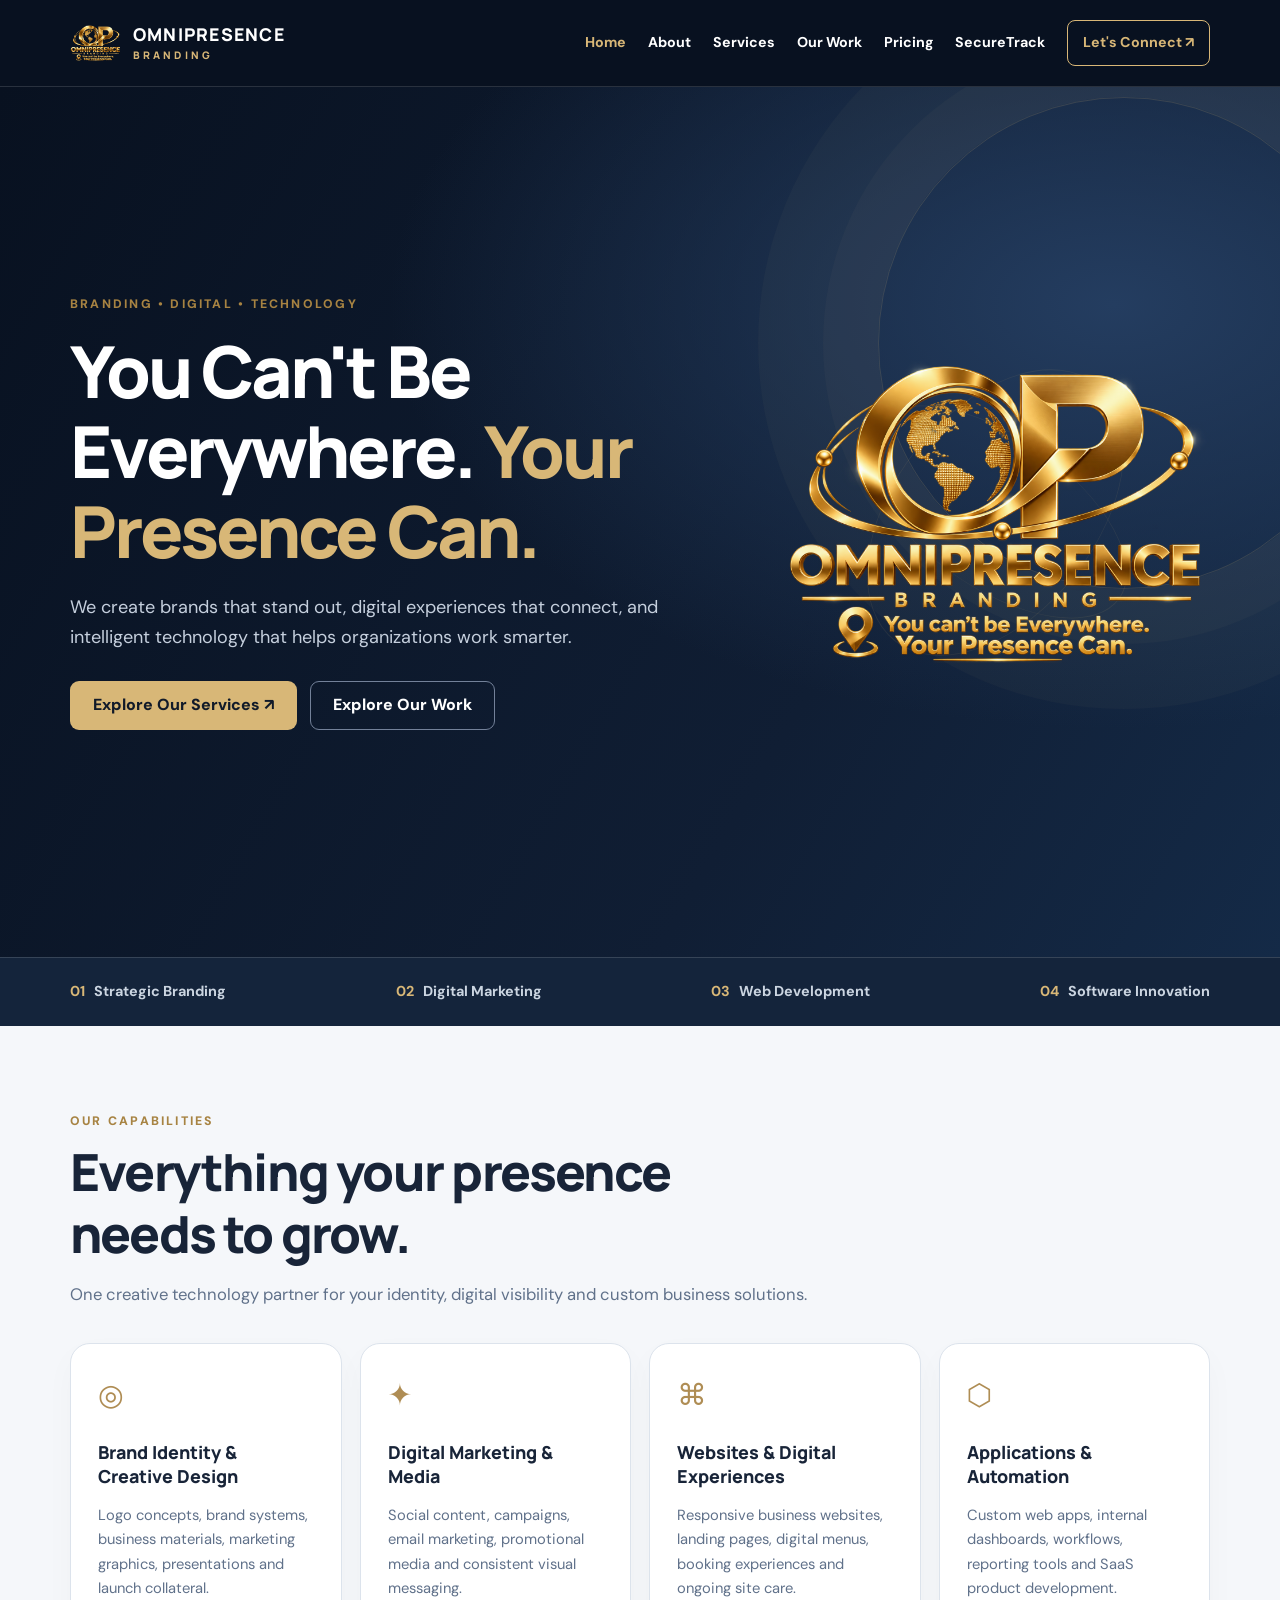
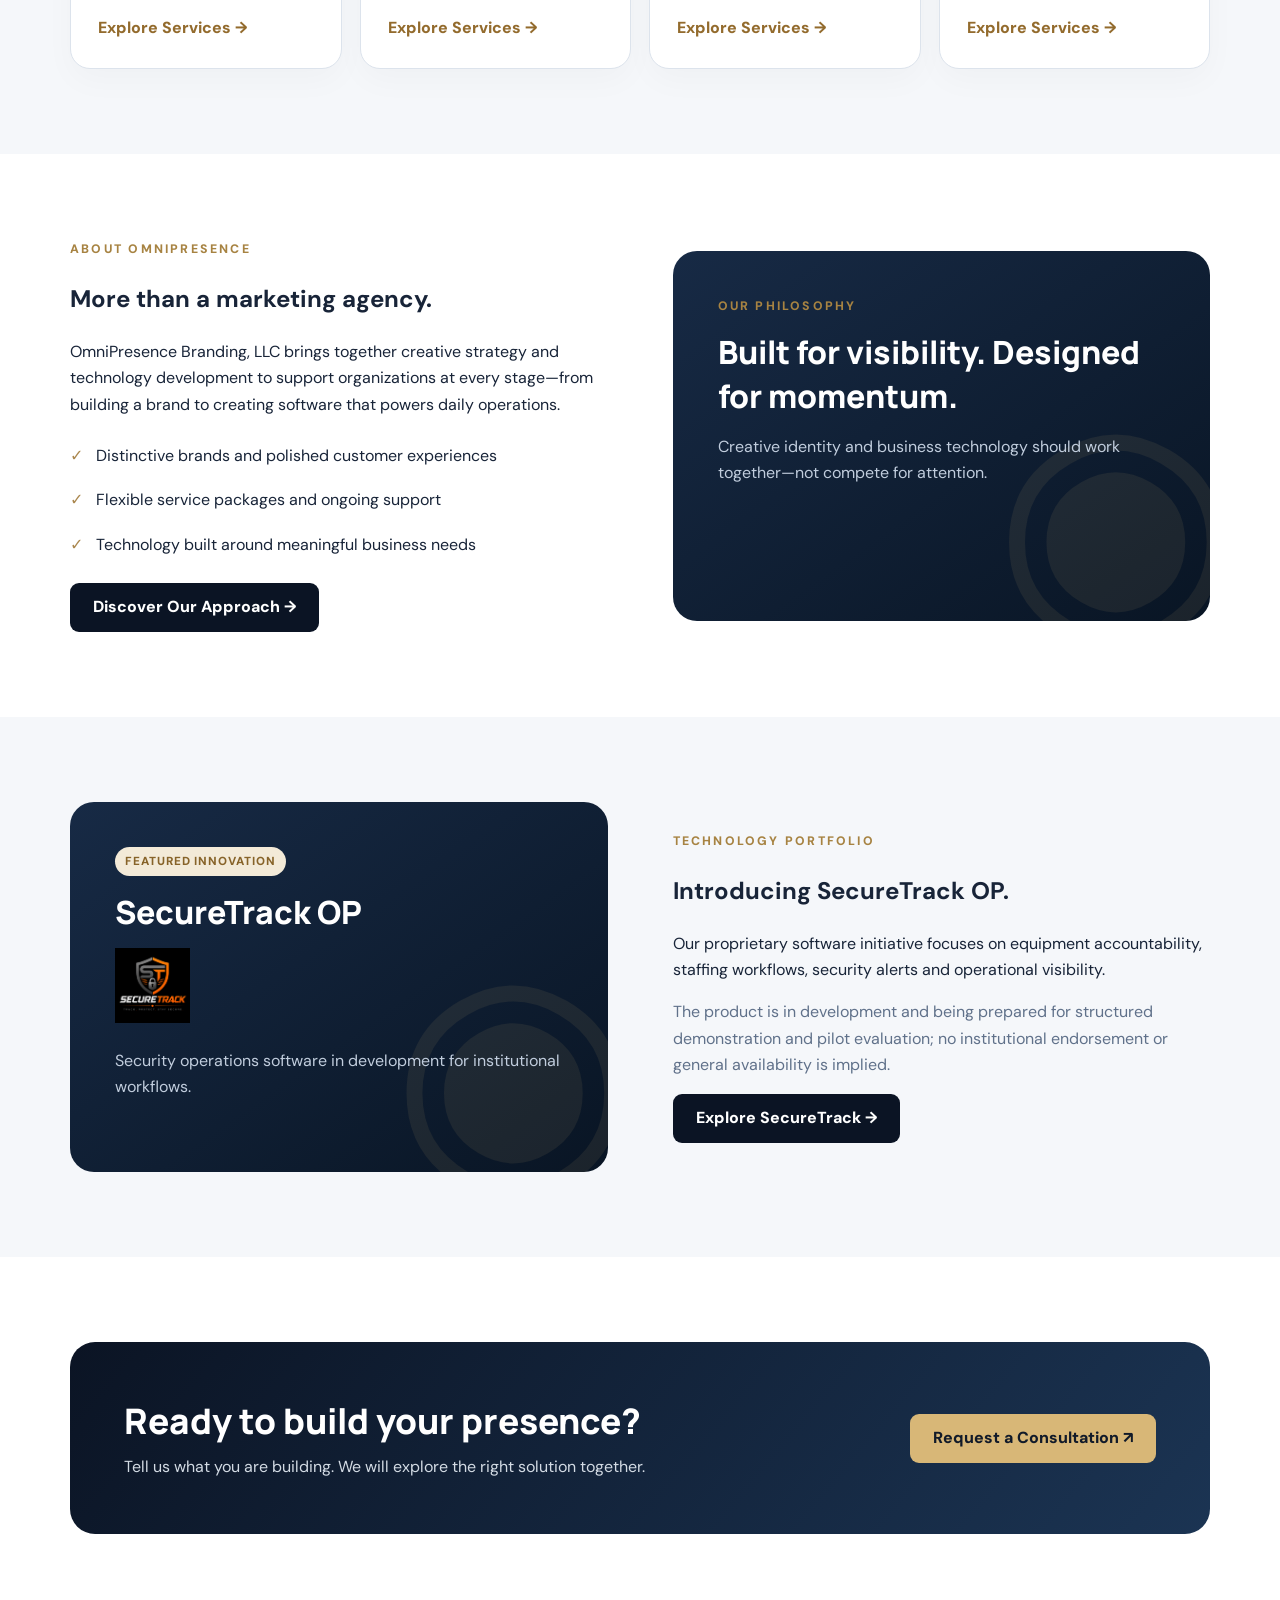
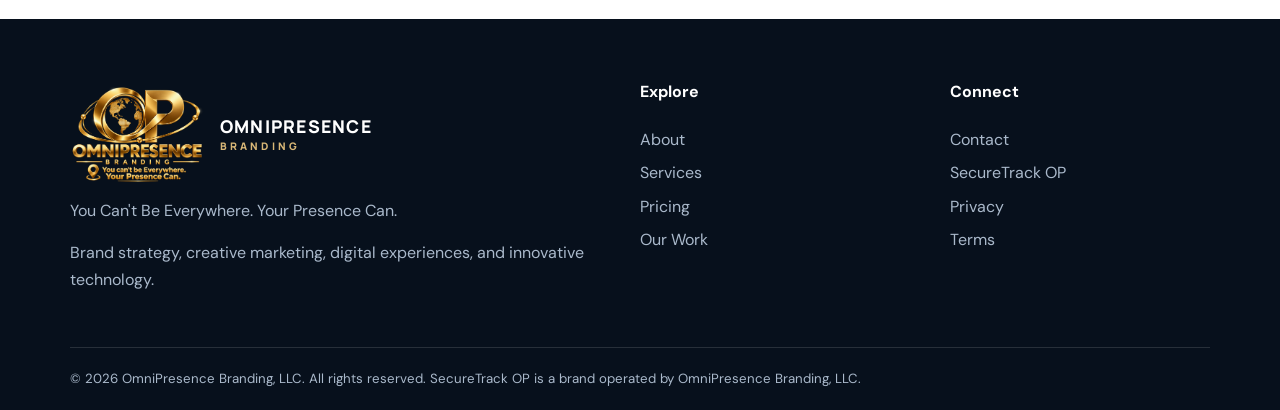
<file: index.html>
<!doctype html><html lang="en"><head><meta charset="utf-8"><meta name="viewport" content="width=device-width,initial-scale=1"><meta name="theme-color" content="#0b1424"><meta name="description" content="Creative branding, marketing, websites, custom applications and technology solutions."><title>Creative Branding & Technology | OmniPresence Branding, LLC</title><link rel="icon" href="assets/omnipresence-logo-transparent.png" type="image/svg+xml"><link rel="stylesheet" href="assets/styles.css"><!-- Browser favicon -->
<link rel="icon"
      href="/favicon.ico"
      sizes="any">

<link rel="icon"
      type="image/png"
      sizes="32x32"
      href="/assets/favicon-32x32.png">

<!-- iPhone / iPad home screen -->
<link rel="apple-touch-icon"
      sizes="180x180"
      href="/assets/apple-touch-icon.png">

<!-- Android / PWA -->
<link rel="manifest"
      href="/assets/site.webmanifest">

<!-- Mobile appearance -->
<meta name="viewport"
      content="width=device-width, initial-scale=1">

<meta name="apple-mobile-web-app-capable"
      content="yes">

<meta name="apple-mobile-web-app-status-bar-style"
      content="black-translucent">
</head><body><div data-header></div><main id="main-content"><section class="hero"><div class="container hero-grid"><div><div class="eyebrow">Branding • Digital • Technology</div><h1>You Can't Be Everywhere. <em>Your Presence Can.</em></h1><p>We create brands that stand out, digital experiences that connect, and intelligent technology that helps organizations work smarter.</p><div class="buttons"><a class="btn btn-gold" href="services.html">Explore Our Services ↗</a><a class="btn btn-outline" href="portfolio.html">Explore Our Work</a></div></div><div class="orbit" aria-hidden="true"><div class="orbit-core"><img src="assets/omnipresence-logo-transparent.png" alt=""></div></div></div></section><div class="trust-strip"><div class="container trust-grid"><span><b>01</b> Strategic Branding</span><span><b>02</b> Digital Marketing</span><span><b>03</b> Web Development</span><span><b>04</b> Software Innovation</span></div></div><section class="light"><div class="container"><div class="section-head"><div class="eyebrow">Our capabilities</div><h2>Everything your presence needs to grow.</h2><p>One creative technology partner for your identity, digital visibility and custom business solutions.</p></div><div class="cards"><article class="card"><div class="symbol" aria-hidden="true">◎</div><h3>Brand Identity & Creative Design</h3><p>Logo concepts, brand systems, business materials, marketing graphics, presentations and launch collateral.</p><a class="text-link" href="services.html">Explore Services →</a></article><article class="card"><div class="symbol" aria-hidden="true">✦</div><h3>Digital Marketing & Media</h3><p>Social content, campaigns, email marketing, promotional media and consistent visual messaging.</p><a class="text-link" href="services.html">Explore Services →</a></article><article class="card"><div class="symbol" aria-hidden="true">⌘</div><h3>Websites & Digital Experiences</h3><p>Responsive business websites, landing pages, digital menus, booking experiences and ongoing site care.</p><a class="text-link" href="services.html">Explore Services →</a></article><article class="card"><div class="symbol" aria-hidden="true">⬡</div><h3>Applications & Automation</h3><p>Custom web apps, internal dashboards, workflows, reporting tools and SaaS product development.</p><a class="text-link" href="services.html">Explore Services →</a></article></div></div></section><section><div class="container split"><div><div class="eyebrow">About OmniPresence</div><h2>More than a marketing agency.</h2><p>OmniPresence Branding, LLC brings together creative strategy and technology development to support organizations at every stage—from building a brand to creating software that powers daily operations.</p><ul class="check-list"><li>Distinctive brands and polished customer experiences</li><li>Flexible service packages and ongoing support</li><li>Technology built around meaningful business needs</li></ul><a class="btn btn-dark" href="about.html">Discover Our Approach →</a></div><div class="feature-panel"><div class="eyebrow">Our philosophy</div><h3>Built for visibility. Designed for momentum.</h3><p>Creative identity and business technology should work together—not compete for attention.</p></div></div></section><section class="light"><div class="container split"><div class="feature-panel"><span class="tag">Featured innovation</span><h3>SecureTrack OP</h3><img class="product-logo" src="assets/securetrack-logo.svg" alt="SecureTrack OP concept logo"><p>Security operations software in development for institutional workflows.</p></div><div><div class="eyebrow">Technology portfolio</div><h2>Introducing SecureTrack OP.</h2><p>Our proprietary software initiative focuses on equipment accountability, staffing workflows, security alerts and operational visibility.</p><p class="muted">The product is in development and being prepared for structured demonstration and pilot evaluation; no institutional endorsement or general availability is implied.</p><a href="securetrack.html" class="btn btn-dark">Explore SecureTrack →</a></div></div></section><section><div class="container"><div class="cta"><div><h2>Ready to build your presence?</h2><p>Tell us what you are building. We will explore the right solution together.</p></div><a class="btn btn-gold" href="contact.html">Request a Consultation ↗</a></div></div></section></main><div data-footer></div><script src="assets/config.js"></script><script src="assets/app.js"></script></body></html>
</file>
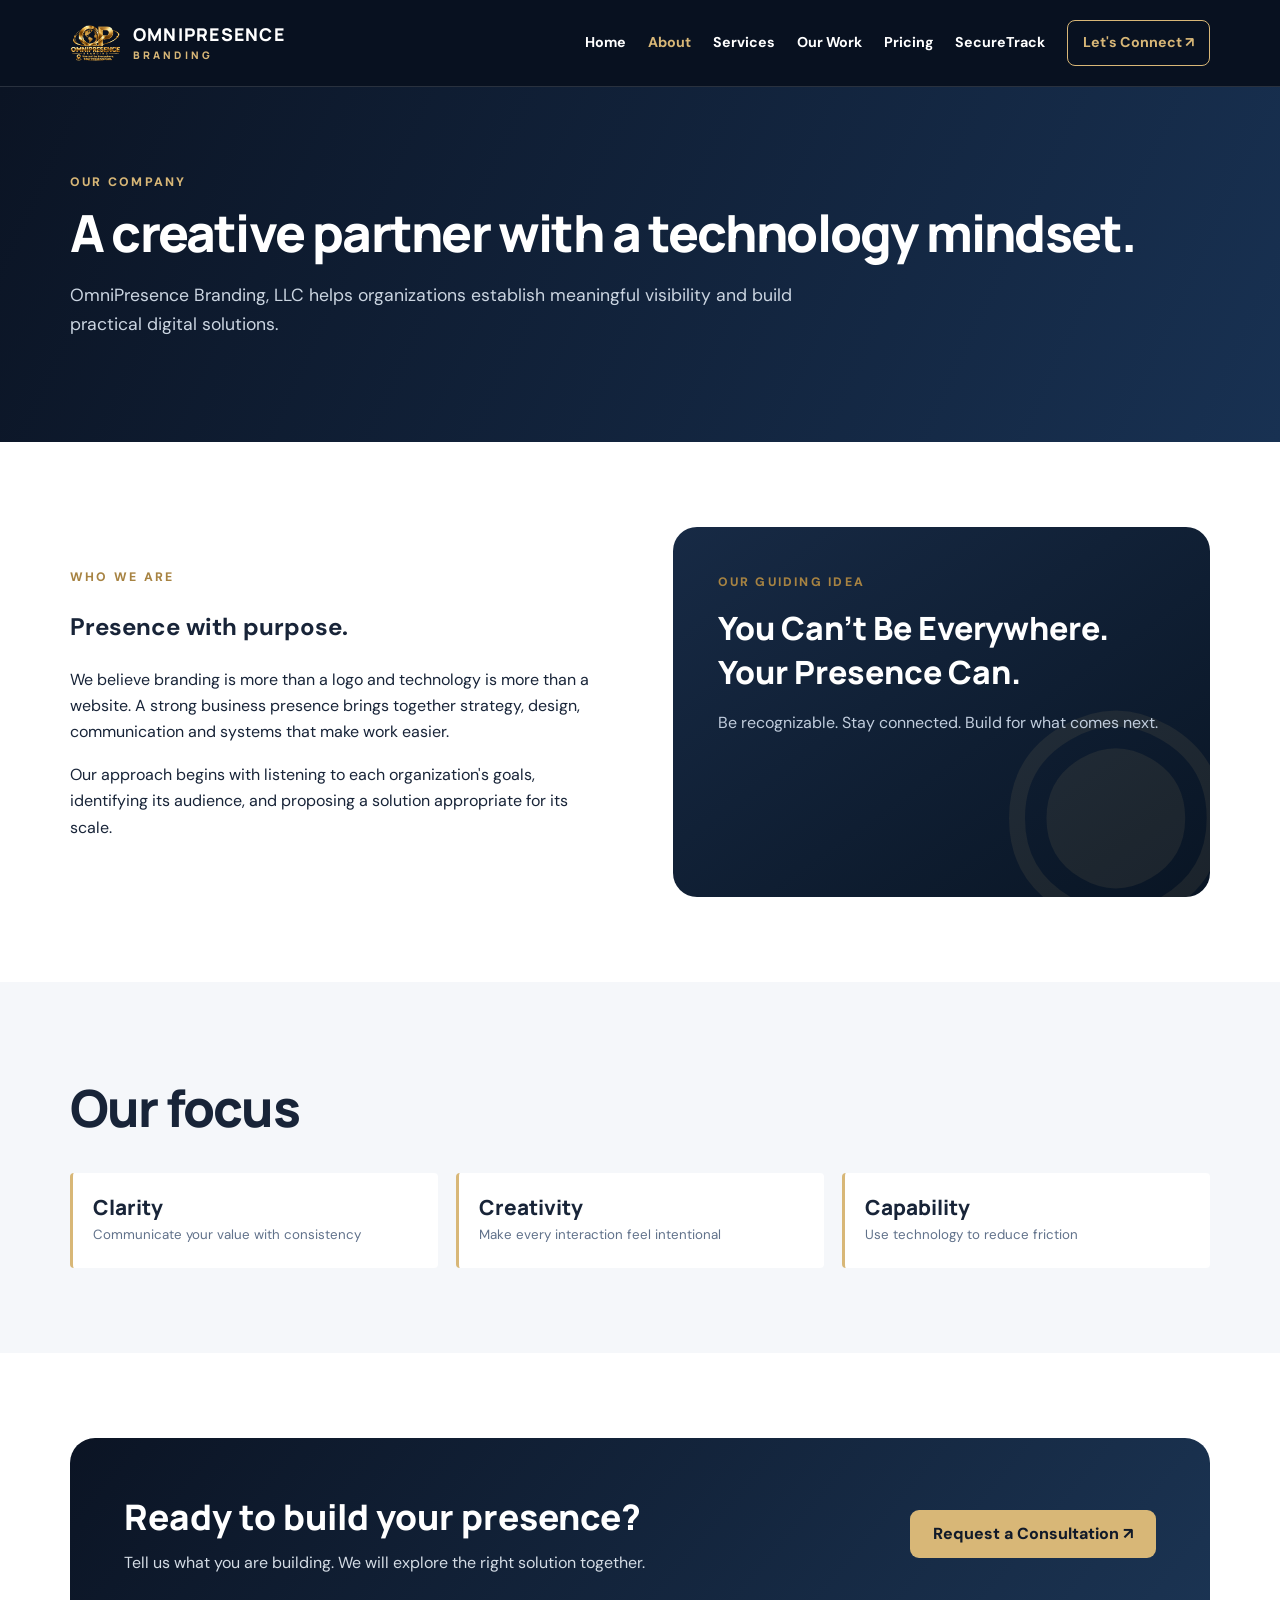
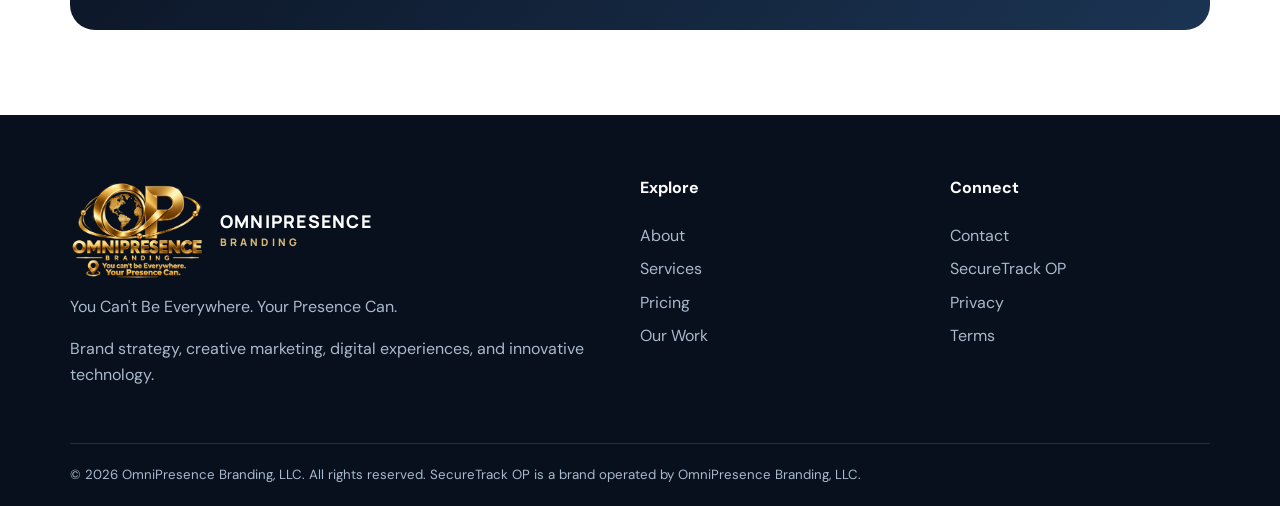
<file: about.html>
<!doctype html><html lang="en"><head><meta charset="utf-8"><meta name="viewport" content="width=device-width,initial-scale=1"><meta name="theme-color" content="#0b1424"><meta name="description" content="Learn about the approach and services of OmniPresence Branding, LLC."><title>About Us | OmniPresence Branding, LLC</title><link rel="icon" href="assets/omnipresence-logo-transparent.png" type="image/svg+xml"><link rel="stylesheet" href="assets/styles.css"></head><body><div data-header></div><main id="main-content"><div class="page-head"><div class="container"><div class="eyebrow">Our company</div><h1>A creative partner with a technology mindset.</h1><p>OmniPresence Branding, LLC helps organizations establish meaningful visibility and build practical digital solutions.</p></div></div><section><div class="container split"><div><div class="eyebrow">Who we are</div><h2>Presence with purpose.</h2><p>We believe branding is more than a logo and technology is more than a website. A strong business presence brings together strategy, design, communication and systems that make work easier.</p><p>Our approach begins with listening to each organization's goals, identifying its audience, and proposing a solution appropriate for its scale.</p></div><div class="feature-panel"><div class="eyebrow">Our guiding idea</div><h3>You Can't Be Everywhere. Your Presence Can.</h3><p>Be recognizable. Stay connected. Build for what comes next.</p></div></div></section><section class="light"><div class="container"><div class="section-head"><h2>Our focus</h2></div><div class="stats"><div class="stat"><strong>Clarity</strong><small>Communicate your value with consistency</small></div><div class="stat"><strong>Creativity</strong><small>Make every interaction feel intentional</small></div><div class="stat"><strong>Capability</strong><small>Use technology to reduce friction</small></div></div></div></section><section><div class="container"><div class="cta"><div><h2>Ready to build your presence?</h2><p>Tell us what you are building. We will explore the right solution together.</p></div><a class="btn btn-gold" href="contact.html">Request a Consultation ↗</a></div></div></section></main><div data-footer></div><script src="assets/config.js"></script><script src="assets/app.js"></script></body></html>
</file>
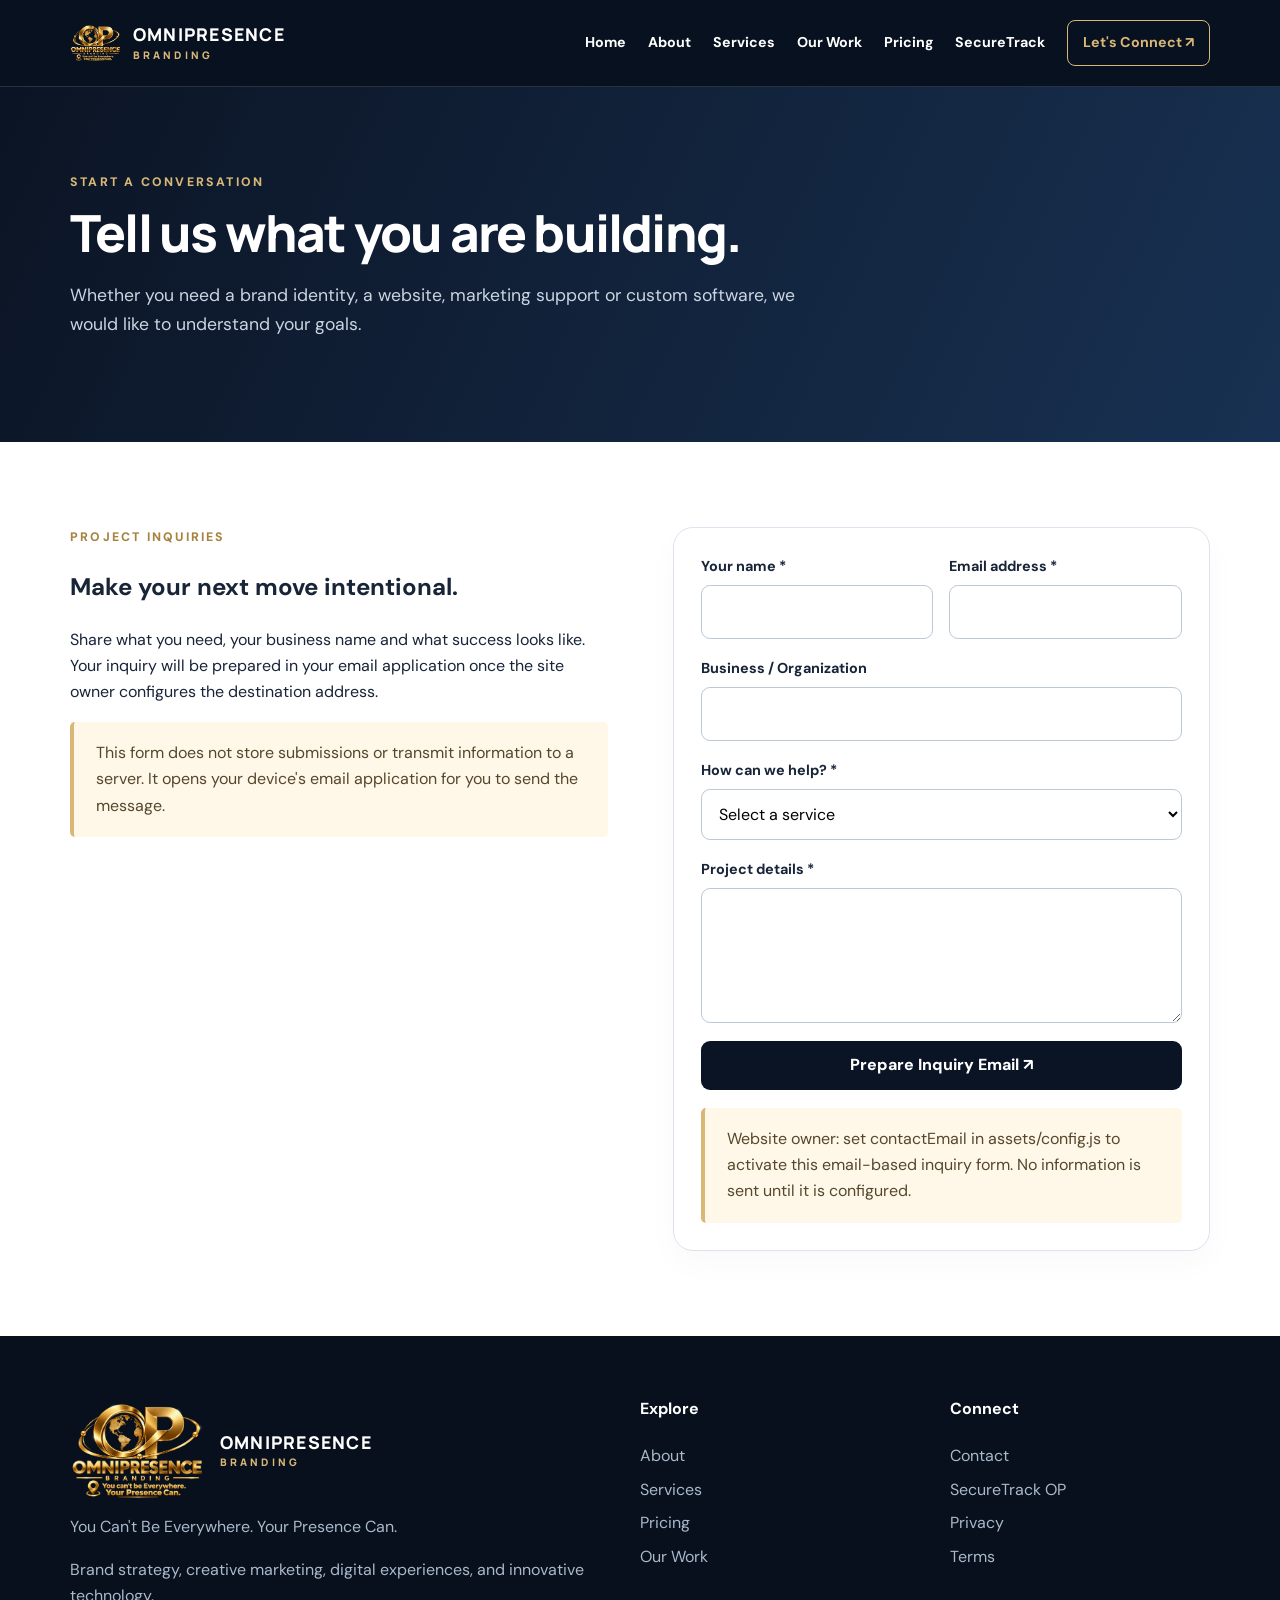
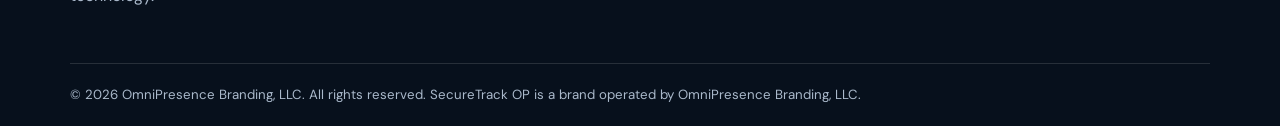
<file: contact.html>
<!doctype html><html lang="en"><head><meta charset="utf-8"><meta name="viewport" content="width=device-width,initial-scale=1"><meta name="theme-color" content="#0b1424"><meta name="description" content="Contact OmniPresence Branding for branding, marketing, website or software inquiries."><title>Contact Us | OmniPresence Branding, LLC</title><link rel="icon" href="assets/omnipresence-logo-transparent.png" type="image/svg+xml"><link rel="stylesheet" href="assets/styles.css"></head><body><div data-header></div><main id="main-content"><div class="page-head"><div class="container"><div class="eyebrow">Start a conversation</div><h1>Tell us what you are building.</h1><p>Whether you need a brand identity, a website, marketing support or custom software, we would like to understand your goals.</p></div></div><section><div class="container split" style="align-items:start"><div><div class="eyebrow">Project inquiries</div><h2>Make your next move intentional.</h2><p>Share what you need, your business name and what success looks like. Your inquiry will be prepared in your email application once the site owner configures the destination address.</p><p class="notice">This form does not store submissions or transmit information to a server. It opens your device's email application for you to send the message.</p></div><form id="contactForm" class="form card"><div class="form-grid"><div class="field"><label for="name">Your name *</label><input id="name" name="name" autocomplete="name" required></div><div class="field"><label for="email">Email address *</label><input id="email" name="email" type="email" autocomplete="email" required></div></div><div class="field"><label for="business">Business / Organization</label><input id="business" name="business" autocomplete="organization"></div><div class="field"><label for="service">How can we help? *</label><select id="service" name="service" required><option value="">Select a service</option><option>Brand Identity & Design</option><option>Digital Marketing & Media</option><option>Website Development</option><option>Custom Application / Automation</option><option>SecureTrack Demonstration Inquiry</option><option>Other / General Inquiry</option></select></div><div class="field"><label for="message">Project details *</label><textarea id="message" name="message" minlength="10" required></textarea></div><button class="btn btn-dark" type="submit">Prepare Inquiry Email ↗</button><div id="formNotice" class="notice" hidden role="status"></div></form></div></section></main><div data-footer></div><script src="assets/config.js"></script><script src="assets/app.js"></script></body></html>
</file>
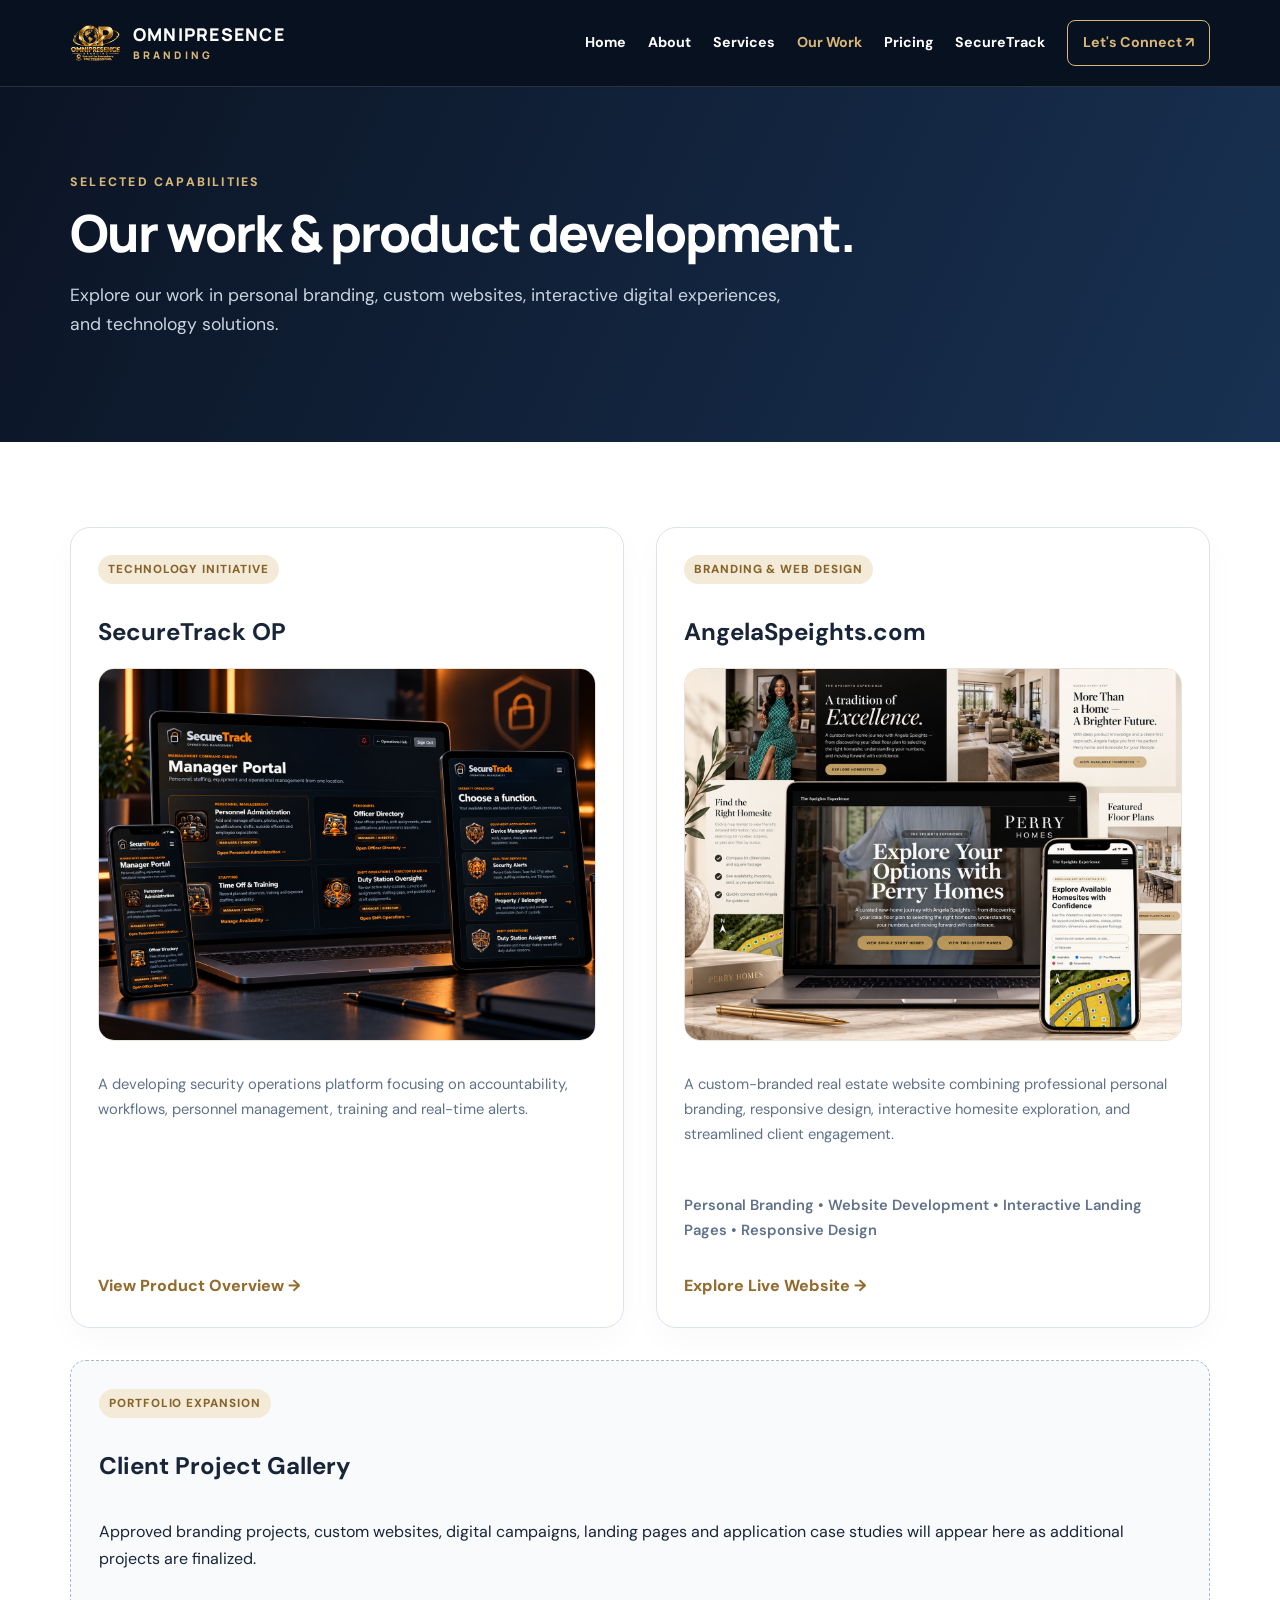
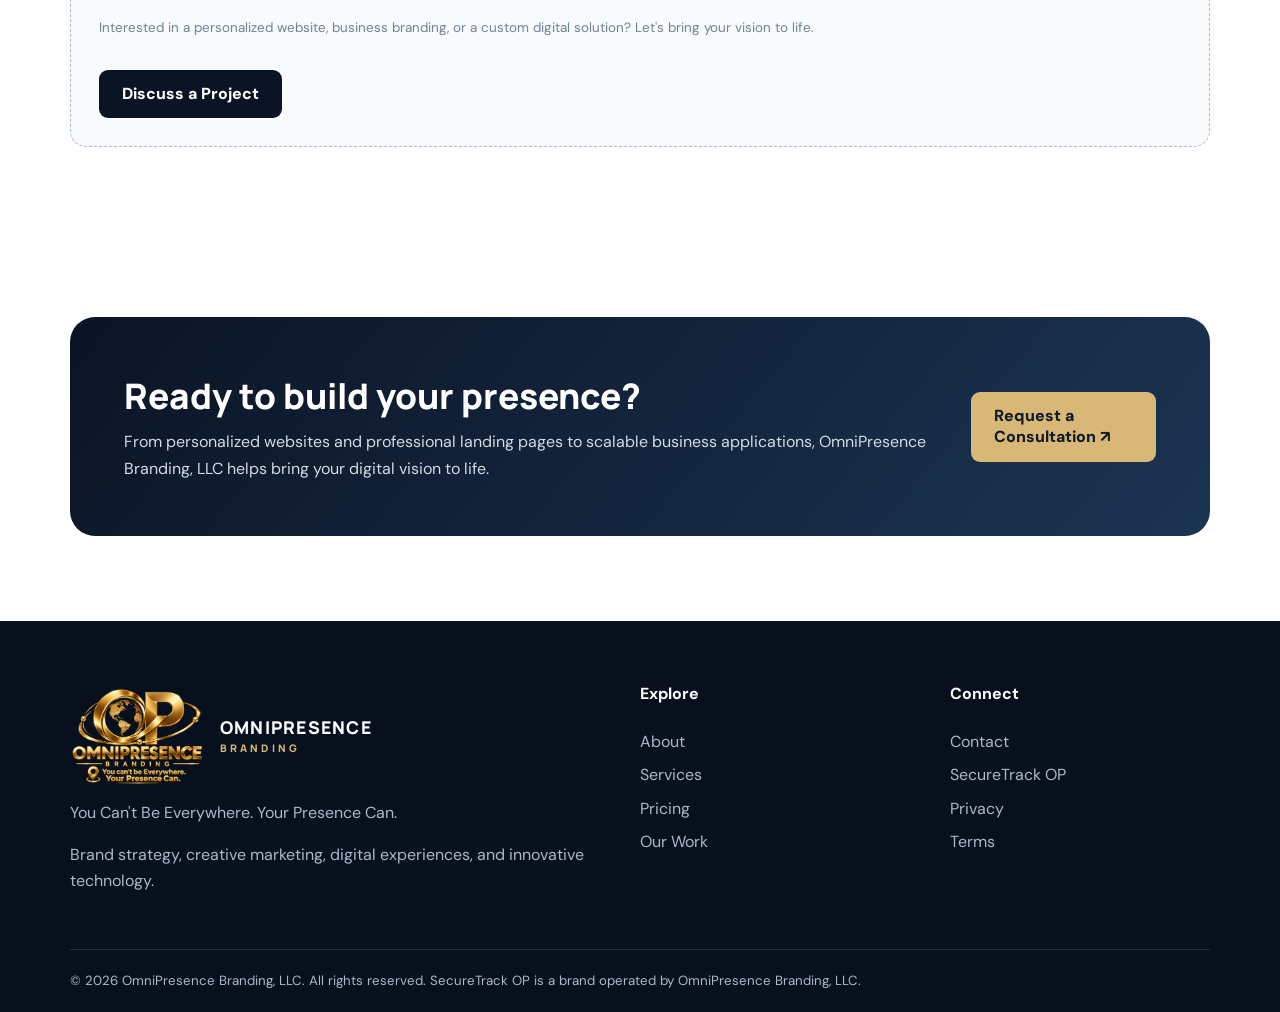
<file: portfolio.html>
<!doctype html>
<html lang="en">
<head>
  <meta charset="utf-8">
  <meta name="viewport" content="width=device-width,initial-scale=1">
  <meta name="theme-color" content="#0b1424">
  <meta name="description" content="Explore OmniPresence Branding's portfolio of personal branding websites, landing pages, web development and security technology.">
  <title>Our Work | OmniPresence Branding, LLC</title>
  <link rel="icon" href="assets/omnipresence-logo-transparent.png" type="image/png">
  <link rel="stylesheet" href="assets/styles.css">
</head>

<body>
  <div data-header></div>

  <main id="main-content">

    <!-- PAGE INTRODUCTION -->
    <div class="page-head">
      <div class="container">
        <div class="eyebrow">Selected Capabilities</div>
        <h1>Our work & product development.</h1>
        <p>
          Explore our work in personal branding, custom websites,
          interactive digital experiences, and technology solutions.
        </p>
      </div>
    </div>

    <!-- PORTFOLIO -->
    <section>
      <div class="container">
        <div class="op-portfolio-grid">

          <!-- SECURETRACK OP -->
          <article class="card op-portfolio-card">
            <span class="tag">Technology Initiative</span>
            <h2>SecureTrack OP</h2>

            <a
  href="securetrack.html"
  aria-label="View SecureTrack OP product overview"
>
  <img
    class="op-portfolio-image"
    src="assets/securetrack-showcase.png"
    alt="SecureTrack OP dashboard displayed on a laptop, tablet, and cellphone"
    loading="lazy"
  >
</a>

            <p>
              A developing security operations platform
              focusing on accountability, workflows,
              personnel management, training and real-time alerts.
            </p>

            <a class="text-link" href="securetrack.html">
              View Product Overview &rarr;
            </a>
          </article>

          <!-- ANGELA SPEIGHTS WEBSITE -->
          <article class="card op-portfolio-card">
            <span class="tag">Branding & Web Design</span>

            <h2>AngelaSpeights.com</h2>

            <a
              href="https://angelaspeights.com"
              target="_blank"
              rel="noopener noreferrer"
              aria-label="Visit AngelaSpeights.com"
            >
              <img
                class="op-portfolio-image"
                src="assets/angela-speights-showcase.png"
                alt="Angela Speights website showcased on a laptop and smartphone"
                loading="lazy"
              >
            </a>

            <p>
              A custom-branded real estate website
              combining professional personal branding,
              responsive design, interactive homesite
              exploration, and streamlined client
              engagement.
            </p>

            <p class="op-portfolio-services">
              Personal Branding &bull; Website Development
              &bull; Interactive Landing Pages
              &bull; Responsive Design
            </p>

            <a
              class="text-link"
              href="https://angelaspeights.com"
              target="_blank"
              rel="noopener noreferrer"
            >
              Explore Live Website &rarr;
            </a>
          </article>

          <!-- FUTURE CLIENT PROJECT GALLERY -->
          <article class="sample op-portfolio-card op-gallery-card">
            <span class="tag">Portfolio Expansion</span>

            <h2>Client Project Gallery</h2>

            <p>
              Approved branding projects, custom websites,
              digital campaigns, landing pages and application
              case studies will appear here as additional
              projects are finalized.
            </p>

            <p class="mini-note">
              Interested in a personalized website,
              business branding, or a custom digital solution?
              Let's bring your vision to life.
            </p>

            <a class="btn btn-dark" href="contact.html">
              Discuss a Project
            </a>
          </article>

        </div>
      </div>
    </section>

    <!-- CALL TO ACTION -->
    <section>
      <div class="container">
        <div class="cta">
          <div>
            <h2>Ready to build your presence?</h2>
            <p>
              From personalized websites and professional
              landing pages to scalable business applications,
              OmniPresence Branding, LLC helps bring
              your digital vision to life.
            </p>
          </div>

          <a class="btn btn-gold" href="contact.html">
            Request a Consultation &nearr;
          </a>
        </div>
      </div>
    </section>

  </main>

  <div data-footer></div>

  <script src="assets/config.js"></script>
  <script src="assets/app.js"></script>
</body>
</html>
</file>
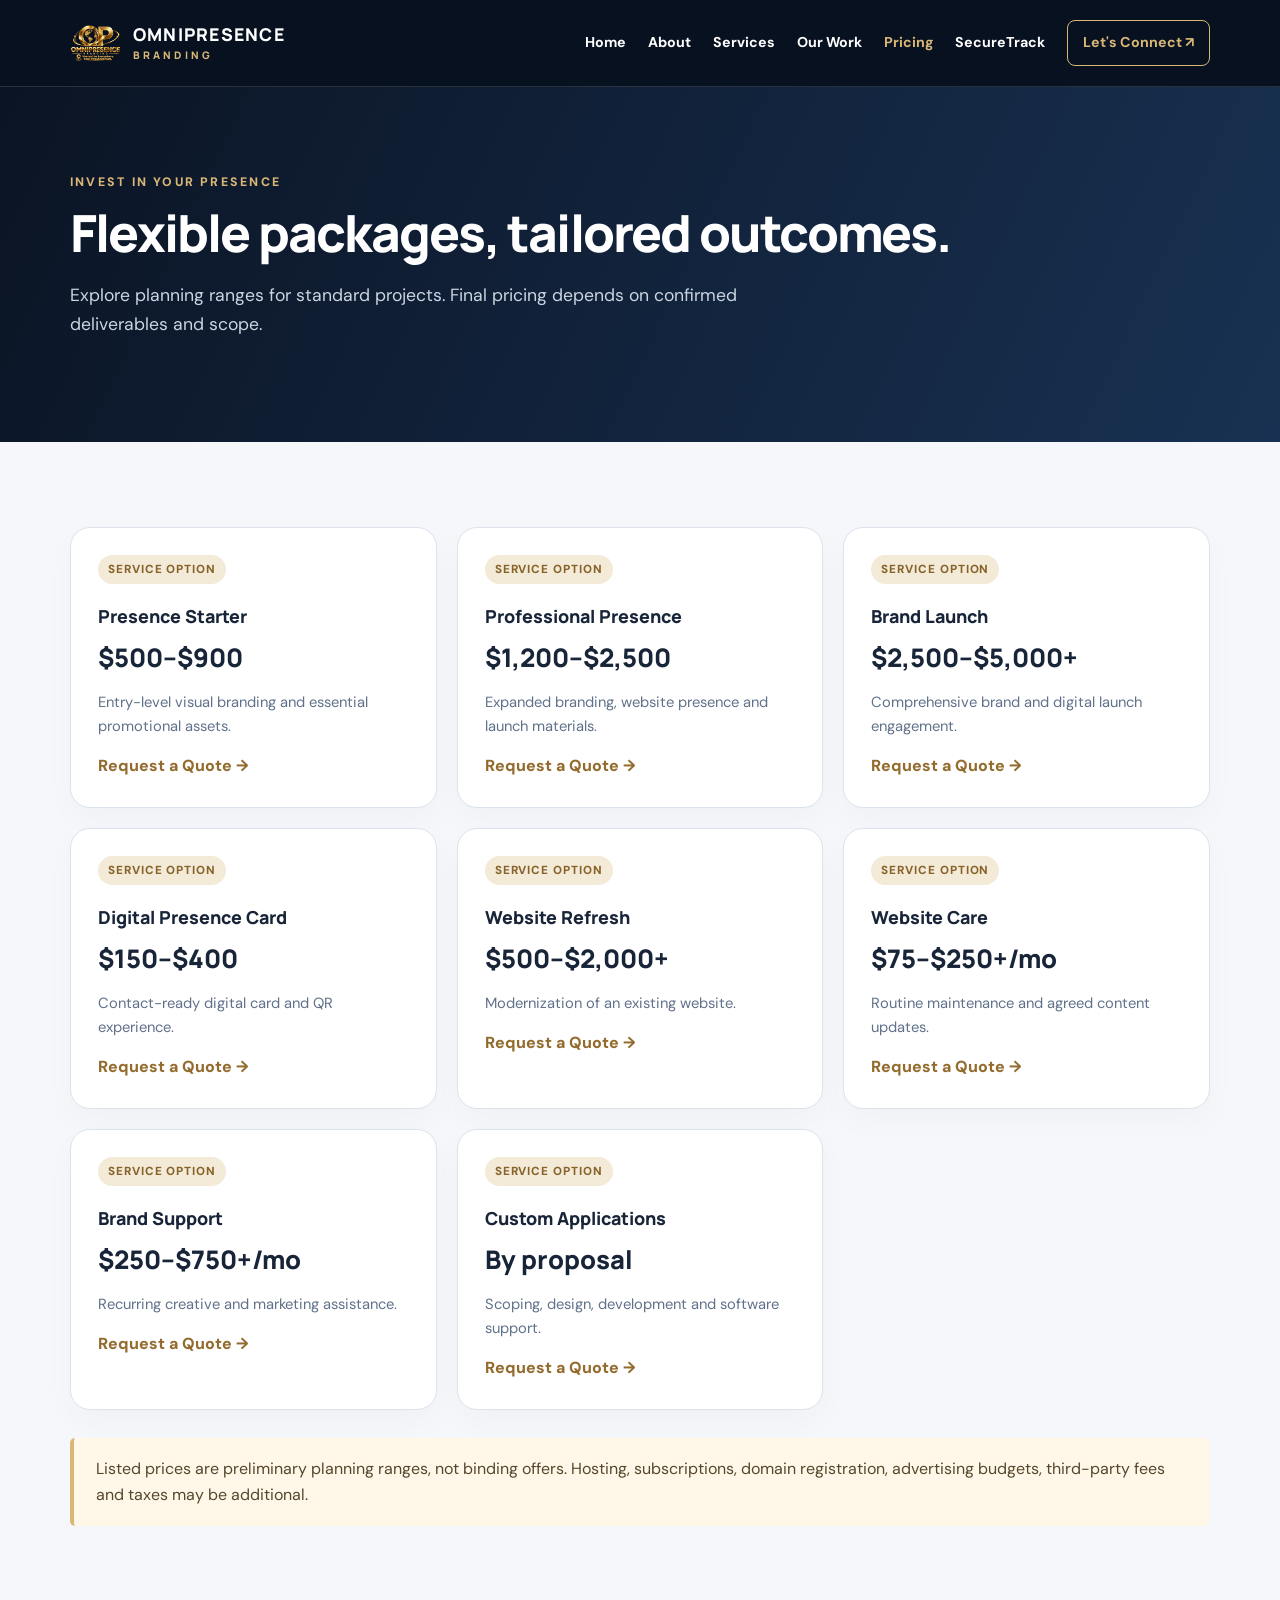
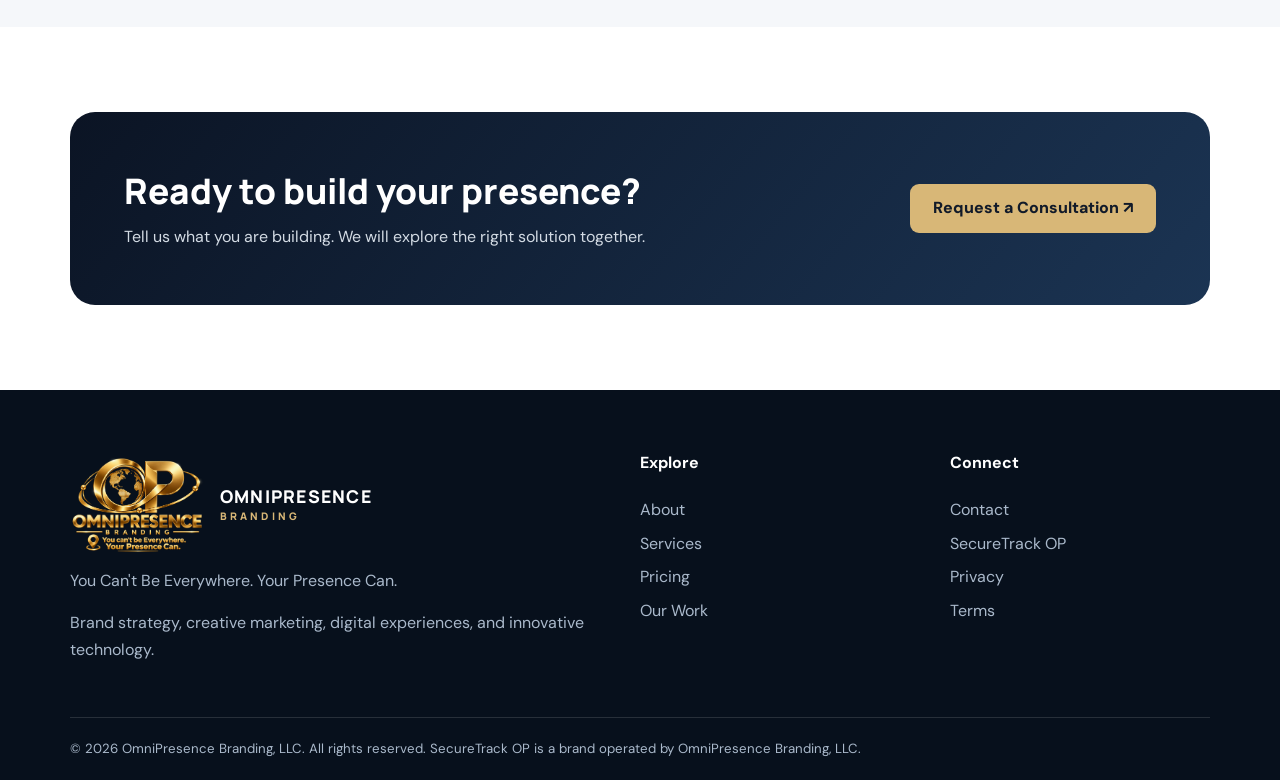
<file: pricing.html>
<!doctype html><html lang="en"><head><meta charset="utf-8"><meta name="viewport" content="width=device-width,initial-scale=1"><meta name="theme-color" content="#0b1424"><meta name="description" content="Explore proposed OmniPresence Branding project packages and ongoing services."><title>Packages & Pricing | OmniPresence Branding, LLC</title><link rel="icon" href="assets/omnipresence-logo-transparent.png" type="image/svg+xml"><link rel="stylesheet" href="assets/styles.css"></head><body><div data-header></div><main id="main-content"><div class="page-head"><div class="container"><div class="eyebrow">Invest in your presence</div><h1>Flexible packages, tailored outcomes.</h1><p>Explore planning ranges for standard projects. Final pricing depends on confirmed deliverables and scope.</p></div></div><section class="light"><div class="container"><div class="package-grid"><article class="card"><span class="tag">Service option</span><h3>Presence Starter</h3><div class="price">$500–$900</div><p>Entry-level visual branding and essential promotional assets.</p><a class="text-link" href="contact.html">Request a Quote →</a></article><article class="card"><span class="tag">Service option</span><h3>Professional Presence</h3><div class="price">$1,200–$2,500</div><p>Expanded branding, website presence and launch materials.</p><a class="text-link" href="contact.html">Request a Quote →</a></article><article class="card"><span class="tag">Service option</span><h3>Brand Launch</h3><div class="price">$2,500–$5,000+</div><p>Comprehensive brand and digital launch engagement.</p><a class="text-link" href="contact.html">Request a Quote →</a></article><article class="card"><span class="tag">Service option</span><h3>Digital Presence Card</h3><div class="price">$150–$400</div><p>Contact-ready digital card and QR experience.</p><a class="text-link" href="contact.html">Request a Quote →</a></article><article class="card"><span class="tag">Service option</span><h3>Website Refresh</h3><div class="price">$500–$2,000+</div><p>Modernization of an existing website.</p><a class="text-link" href="contact.html">Request a Quote →</a></article><article class="card"><span class="tag">Service option</span><h3>Website Care</h3><div class="price">$75–$250+/mo</div><p>Routine maintenance and agreed content updates.</p><a class="text-link" href="contact.html">Request a Quote →</a></article><article class="card"><span class="tag">Service option</span><h3>Brand Support</h3><div class="price">$250–$750+/mo</div><p>Recurring creative and marketing assistance.</p><a class="text-link" href="contact.html">Request a Quote →</a></article><article class="card"><span class="tag">Service option</span><h3>Custom Applications</h3><div class="price">By proposal</div><p>Scoping, design, development and software support.</p><a class="text-link" href="contact.html">Request a Quote →</a></article></div><p class="notice" style="margin-top:28px">Listed prices are preliminary planning ranges, not binding offers. Hosting, subscriptions, domain registration, advertising budgets, third-party fees and taxes may be additional.</p></div></section><section><div class="container"><div class="cta"><div><h2>Ready to build your presence?</h2><p>Tell us what you are building. We will explore the right solution together.</p></div><a class="btn btn-gold" href="contact.html">Request a Consultation ↗</a></div></div></section></main><div data-footer></div><script src="assets/config.js"></script><script src="assets/app.js"></script></body></html>
</file>
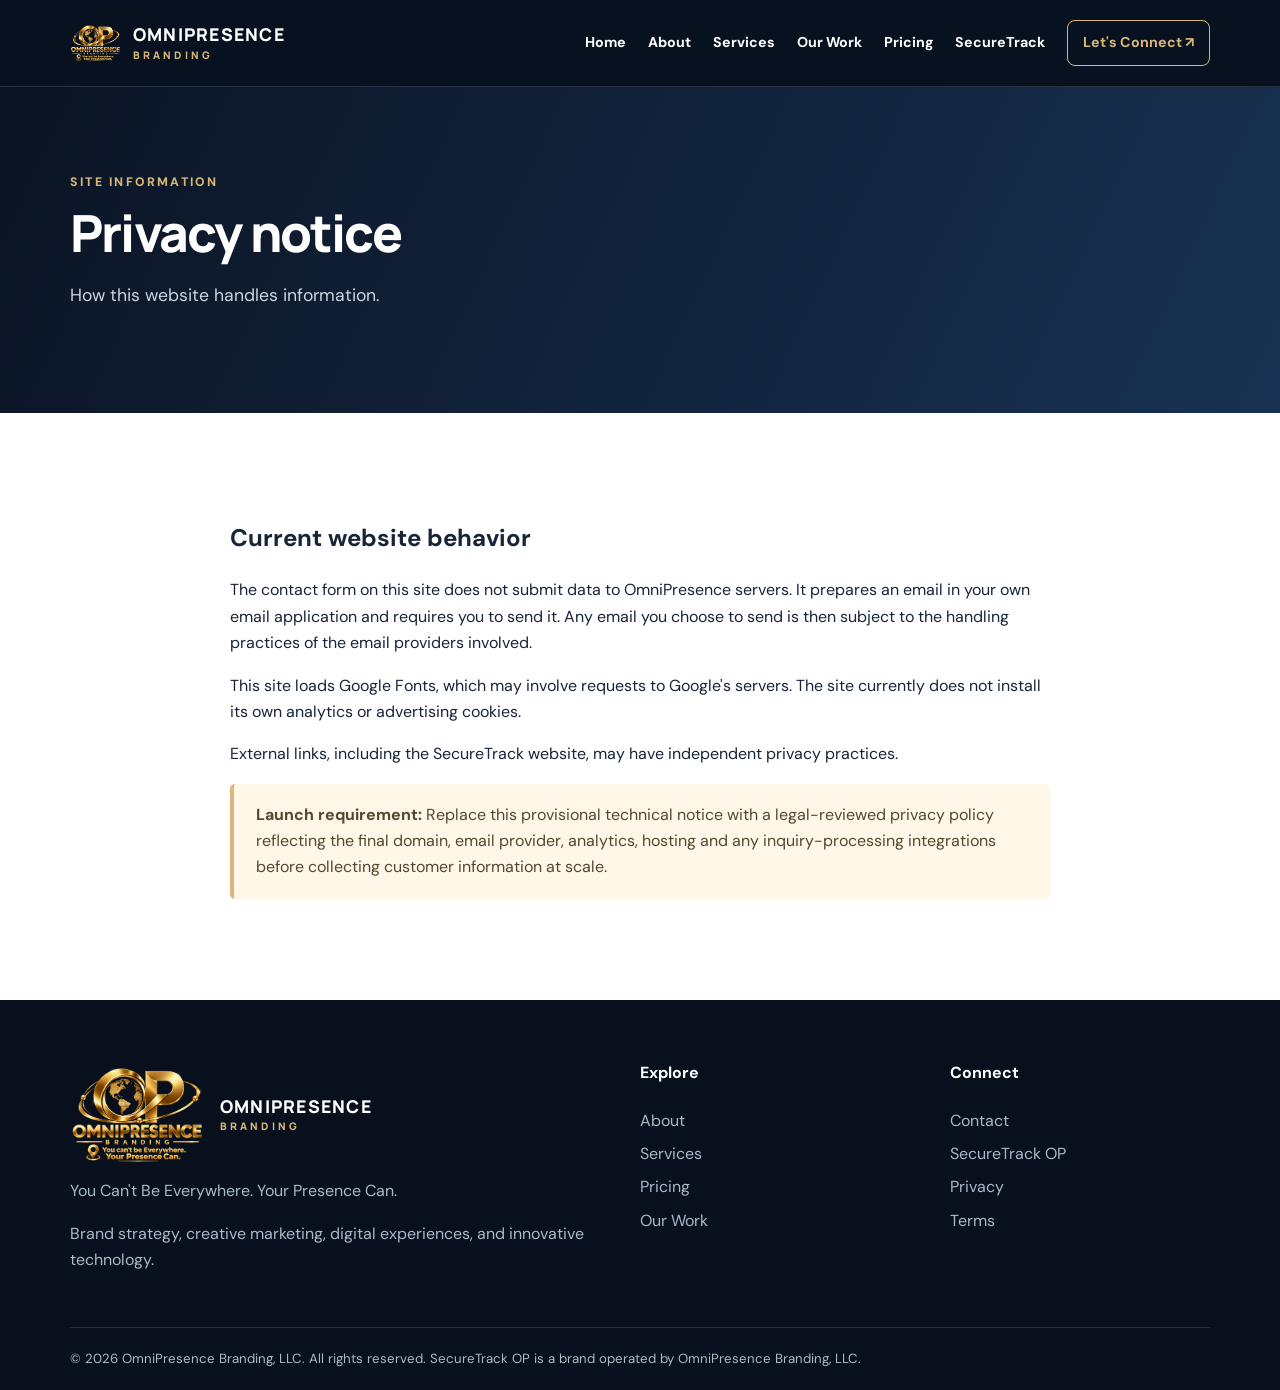
<file: privacy.html>
<!doctype html><html lang="en"><head><meta charset="utf-8"><meta name="viewport" content="width=device-width,initial-scale=1"><meta name="theme-color" content="#0b1424"><meta name="description" content="Information about the current OmniPresence website data handling."><title>Privacy Notice | OmniPresence Branding, LLC</title><link rel="icon" href="assets/omnipresence-logo-transparent.png" type="image/svg+xml"><link rel="stylesheet" href="assets/styles.css"></head><body><div data-header></div><main id="main-content"><div class="page-head"><div class="container"><div class="eyebrow">Site information</div><h1>Privacy notice</h1><p>How this website handles information.</p></div></div><section><div class="container" style="max-width:870px"><h2>Current website behavior</h2><p>The contact form on this site does not submit data to OmniPresence servers. It prepares an email in your own email application and requires you to send it. Any email you choose to send is then subject to the handling practices of the email providers involved.</p><p>This site loads Google Fonts, which may involve requests to Google's servers. The site currently does not install its own analytics or advertising cookies.</p><p>External links, including the SecureTrack website, may have independent privacy practices.</p><p class="notice"><strong>Launch requirement:</strong> Replace this provisional technical notice with a legal-reviewed privacy policy reflecting the final domain, email provider, analytics, hosting and any inquiry-processing integrations before collecting customer information at scale.</p></div></section></main><div data-footer></div><script src="assets/config.js"></script><script src="assets/app.js"></script></body></html>
</file>
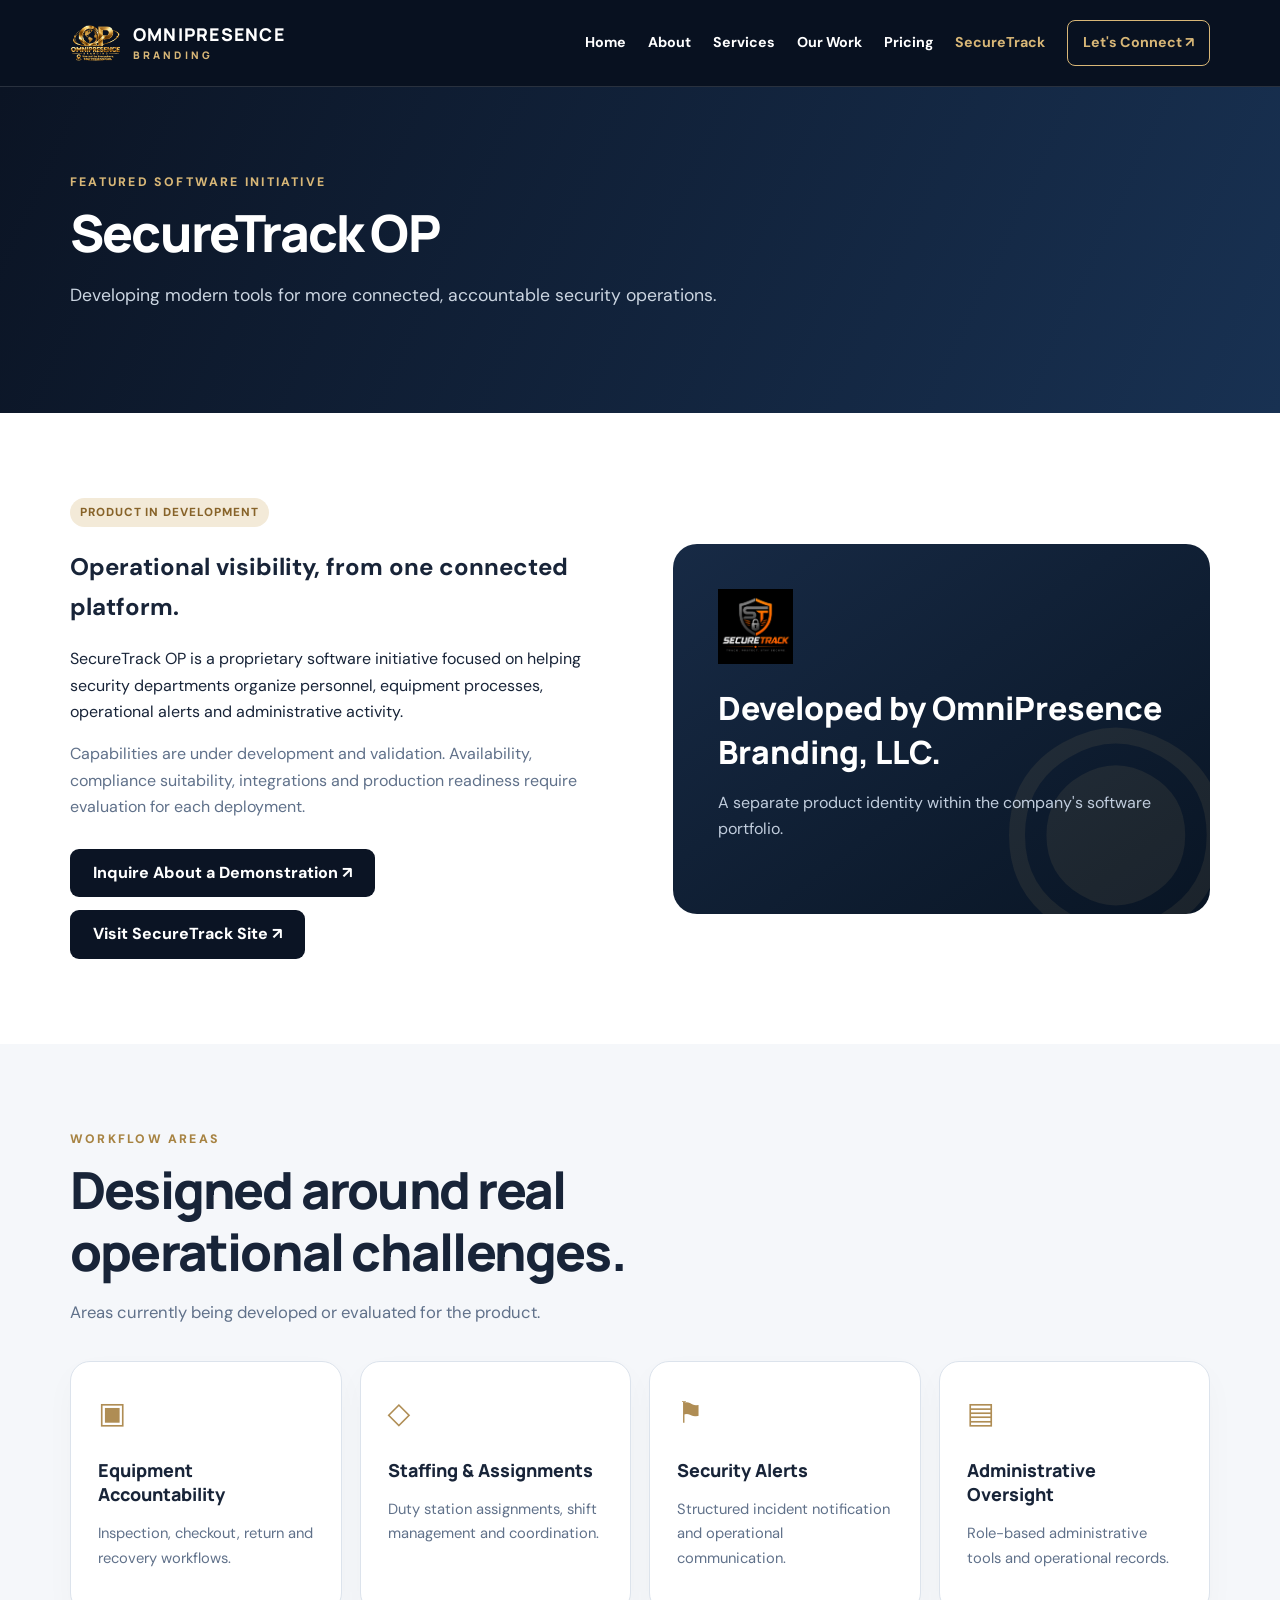
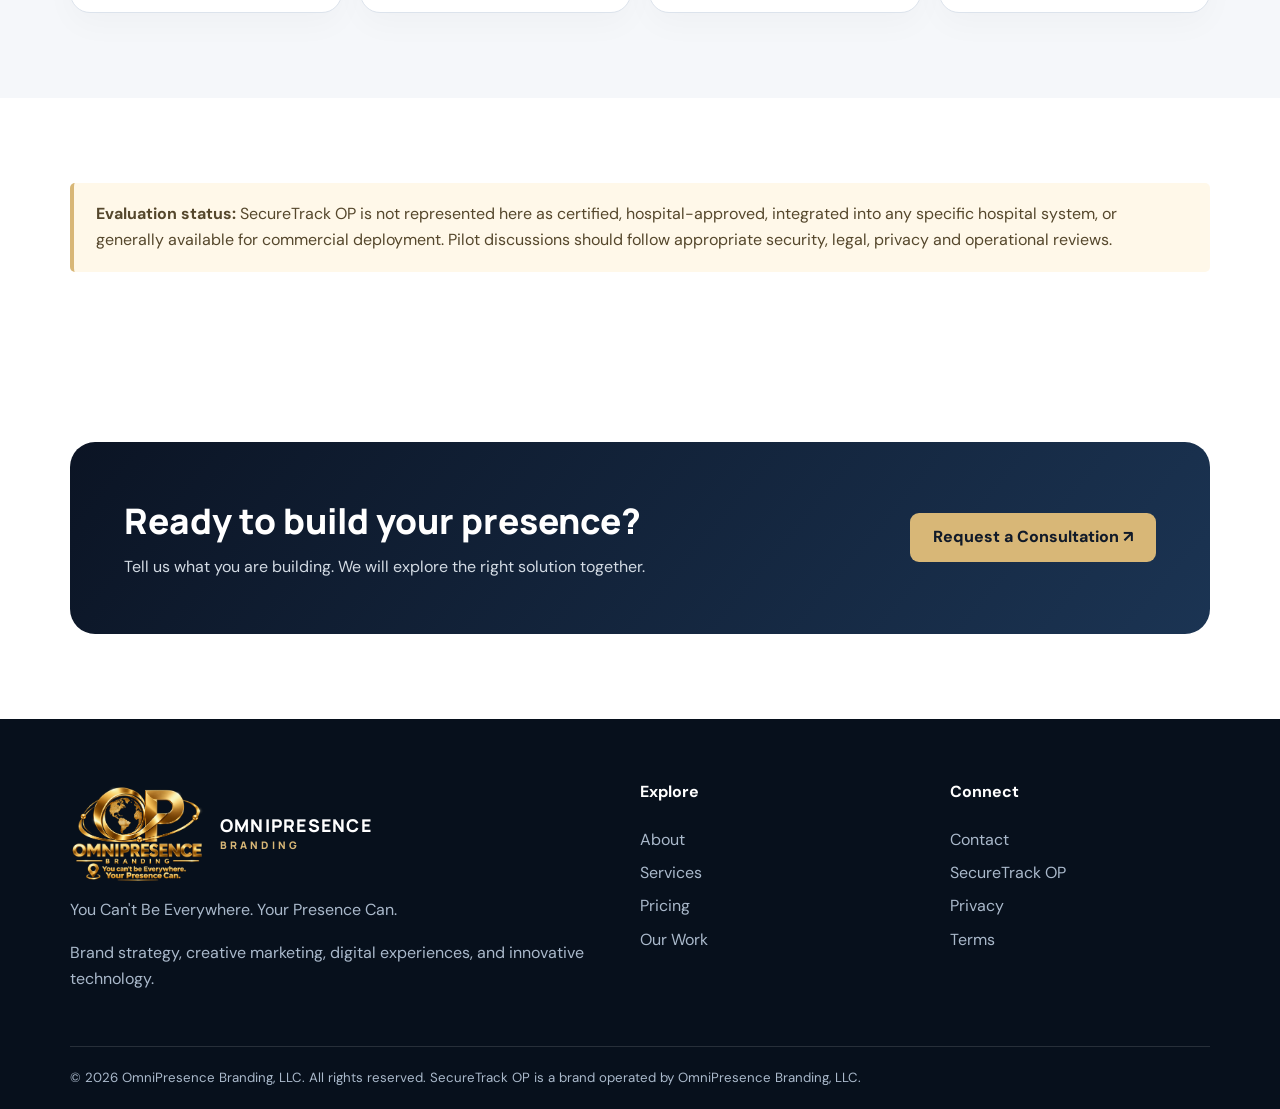
<file: securetrack.html>
<!doctype html><html lang="en"><head><meta charset="utf-8"><meta name="viewport" content="width=device-width,initial-scale=1"><meta name="theme-color" content="#0b1424"><meta name="description" content="Explore SecureTrack OP, OmniPresence Branding’s developing security operations software initiative."><title>SecureTrack OP | OmniPresence Branding, LLC</title><link rel="icon" href="assets/omnipresence-logo.svg" type="image/svg+xml"><link rel="stylesheet" href="assets/styles.css"></head><body><div data-header></div><main id="main-content"><div class="page-head"><div class="container"><div class="eyebrow">Featured software initiative</div><h1>SecureTrack OP</h1><p>Developing modern tools for more connected, accountable security operations.</p></div></div><section><div class="container split"><div><span class="tag">Product in development</span><h2>Operational visibility, from one connected platform.</h2><p>SecureTrack OP is a proprietary software initiative focused on helping security departments organize personnel, equipment processes, operational alerts and administrative activity.</p><p class="muted">Capabilities are under development and validation. Availability, compliance suitability, integrations and production readiness require evaluation for each deployment.</p><div class="buttons"><a class="btn btn-dark" href="contact.html">Inquire About a Demonstration ↗</a><a class="btn btn-dark" data-securetrack-link target="_blank" rel="noopener noreferrer" href="https://securetrackop.com">Visit SecureTrack Site ↗</a></div></div><div class="feature-panel"><img class="product-logo" src="assets/securetrack-logo.svg" alt="SecureTrack OP concept logo"><h3>Developed by OmniPresence Branding, LLC.</h3><p>A separate product identity within the company's software portfolio.</p></div></div></section><section class="light"><div class="container"><div class="section-head"><div class="eyebrow">Workflow areas</div><h2>Designed around real operational challenges.</h2><p>Areas currently being developed or evaluated for the product.</p></div><div class="cards"><div class="card"><div class="symbol">▣</div><h3>Equipment Accountability</h3><p>Inspection, checkout, return and recovery workflows.</p></div><div class="card"><div class="symbol">◇</div><h3>Staffing & Assignments</h3><p>Duty station assignments, shift management and coordination.</p></div><div class="card"><div class="symbol">⚑</div><h3>Security Alerts</h3><p>Structured incident notification and operational communication.</p></div><div class="card"><div class="symbol">▤</div><h3>Administrative Oversight</h3><p>Role-based administrative tools and operational records.</p></div></div></div></section><section><div class="container"><div class="notice"><strong>Evaluation status:</strong> SecureTrack OP is not represented here as certified, hospital-approved, integrated into any specific hospital system, or generally available for commercial deployment. Pilot discussions should follow appropriate security, legal, privacy and operational reviews.</div></div></section><section><div class="container"><div class="cta"><div><h2>Ready to build your presence?</h2><p>Tell us what you are building. We will explore the right solution together.</p></div><a class="btn btn-gold" href="contact.html">Request a Consultation ↗</a></div></div></section></main><div data-footer></div><script src="assets/config.js"></script><script src="assets/app.js"></script></body></html>
</file>
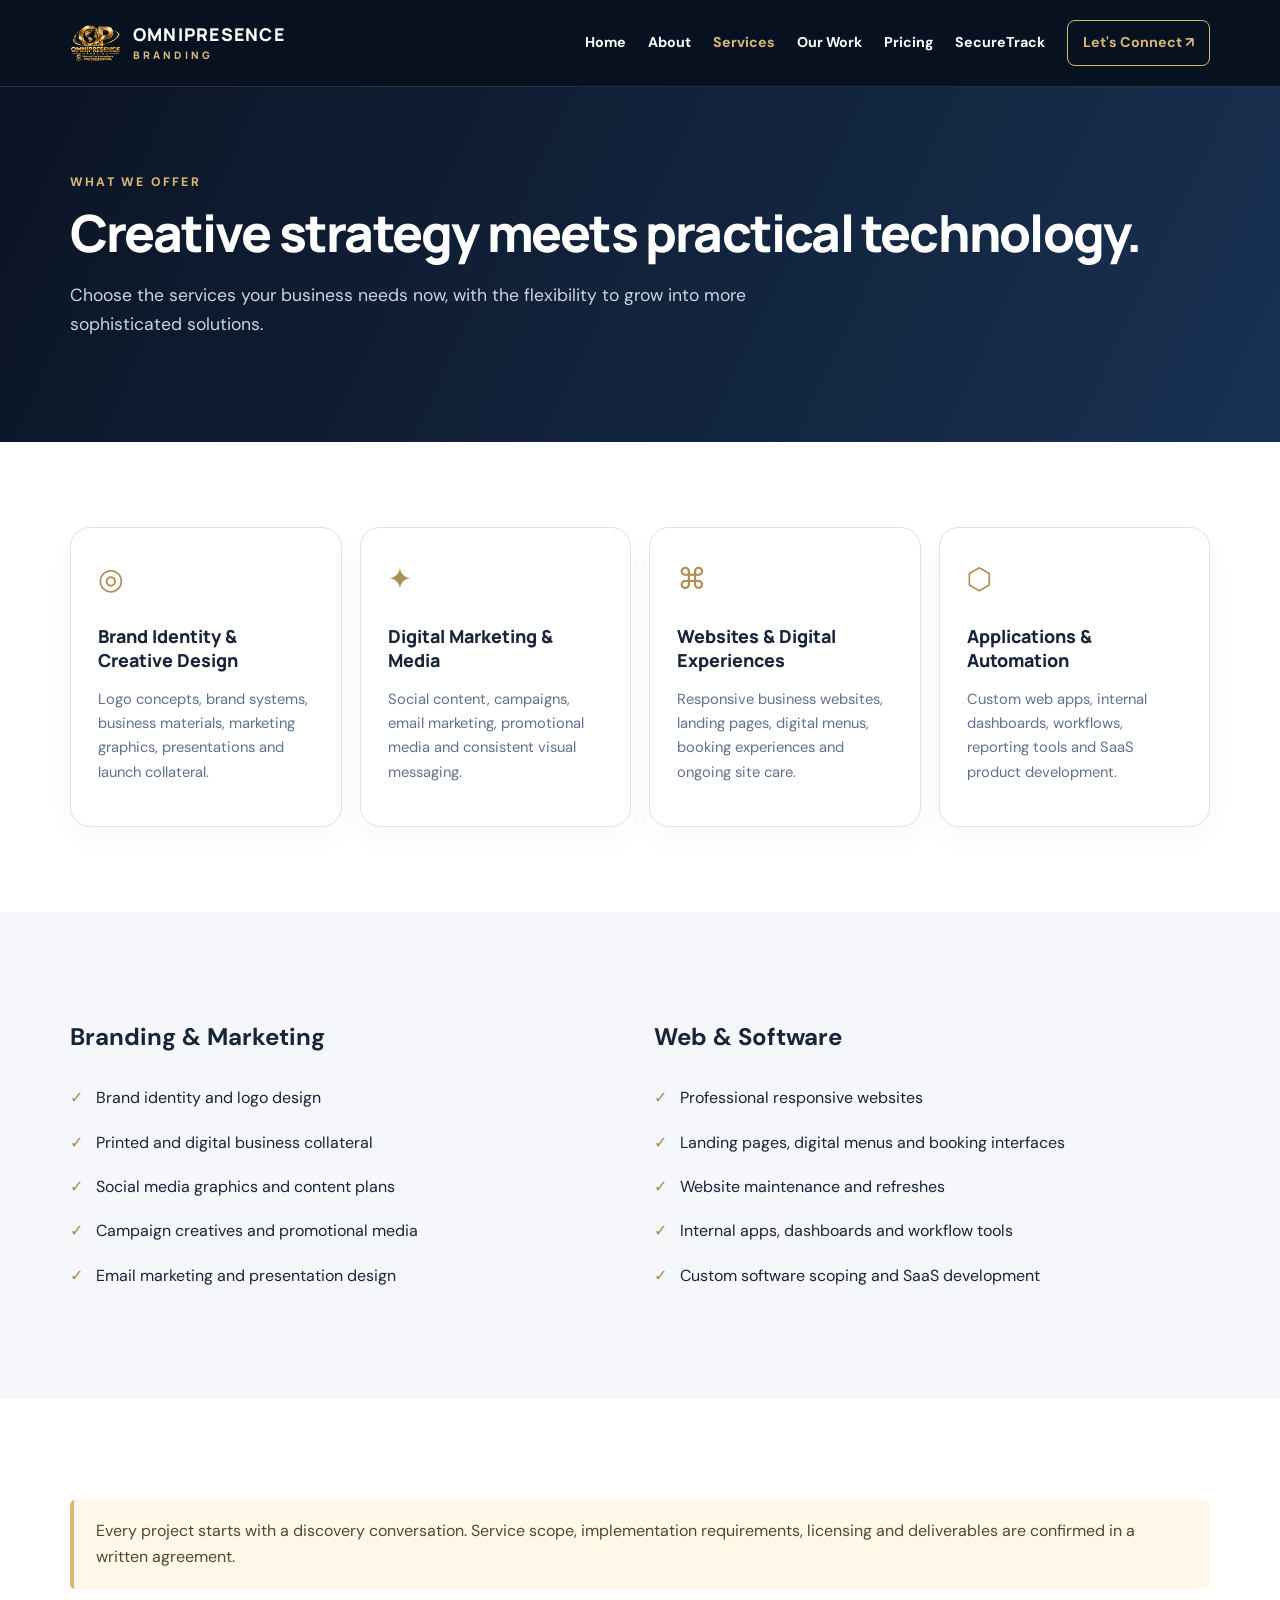
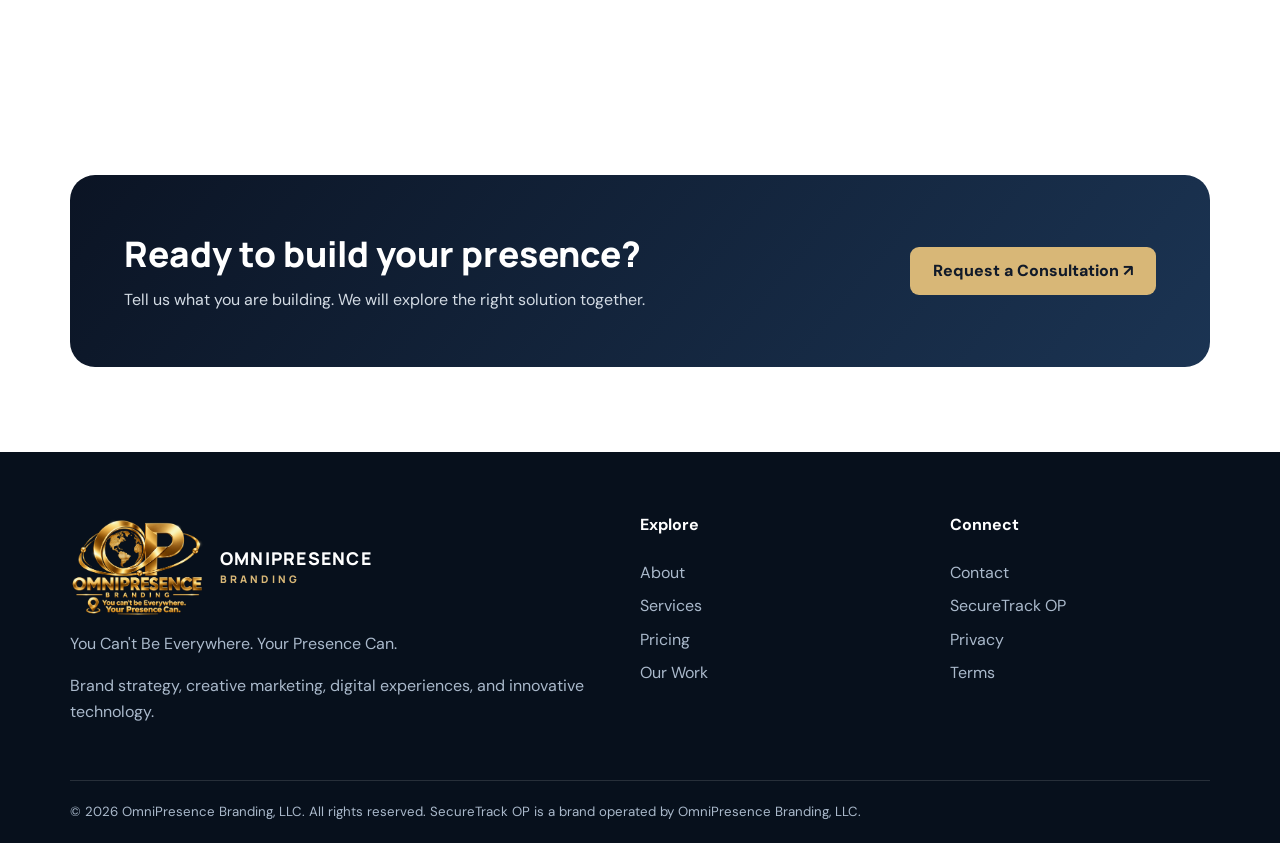
<file: services.html>
<!doctype html><html lang="en"><head><meta charset="utf-8"><meta name="viewport" content="width=device-width,initial-scale=1"><meta name="theme-color" content="#0b1424"><meta name="description" content="Explore branding, digital marketing, website design and custom application development services."><title>Our Services | OmniPresence Branding, LLC</title><link rel="icon" href="assets/omnipresence-logo-transparent.png" type="image/svg+xml"><link rel="stylesheet" href="assets/styles.css"></head><body><div data-header></div><main id="main-content"><div class="page-head"><div class="container"><div class="eyebrow">What we offer</div><h1>Creative strategy meets practical technology.</h1><p>Choose the services your business needs now, with the flexibility to grow into more sophisticated solutions.</p></div></div><section><div class="container"><div class="cards"><article class="card"><div class="symbol">◎</div><h3>Brand Identity & Creative Design</h3><p>Logo concepts, brand systems, business materials, marketing graphics, presentations and launch collateral.</p></article><article class="card"><div class="symbol">✦</div><h3>Digital Marketing & Media</h3><p>Social content, campaigns, email marketing, promotional media and consistent visual messaging.</p></article><article class="card"><div class="symbol">⌘</div><h3>Websites & Digital Experiences</h3><p>Responsive business websites, landing pages, digital menus, booking experiences and ongoing site care.</p></article><article class="card"><div class="symbol">⬡</div><h3>Applications & Automation</h3><p>Custom web apps, internal dashboards, workflows, reporting tools and SaaS product development.</p></article></div></div></section><section class="light"><div class="container two-col"><div><h2>Branding & Marketing</h2><ul class="check-list"><li>Brand identity and logo design</li><li>Printed and digital business collateral</li><li>Social media graphics and content plans</li><li>Campaign creatives and promotional media</li><li>Email marketing and presentation design</li></ul></div><div><h2>Web & Software</h2><ul class="check-list"><li>Professional responsive websites</li><li>Landing pages, digital menus and booking interfaces</li><li>Website maintenance and refreshes</li><li>Internal apps, dashboards and workflow tools</li><li>Custom software scoping and SaaS development</li></ul></div></div></section><section><div class="container"><p class="notice">Every project starts with a discovery conversation. Service scope, implementation requirements, licensing and deliverables are confirmed in a written agreement.</p></div></section><section><div class="container"><div class="cta"><div><h2>Ready to build your presence?</h2><p>Tell us what you are building. We will explore the right solution together.</p></div><a class="btn btn-gold" href="contact.html">Request a Consultation ↗</a></div></div></section></main><div data-footer></div><script src="assets/config.js"></script><script src="assets/app.js"></script></body></html>
</file>
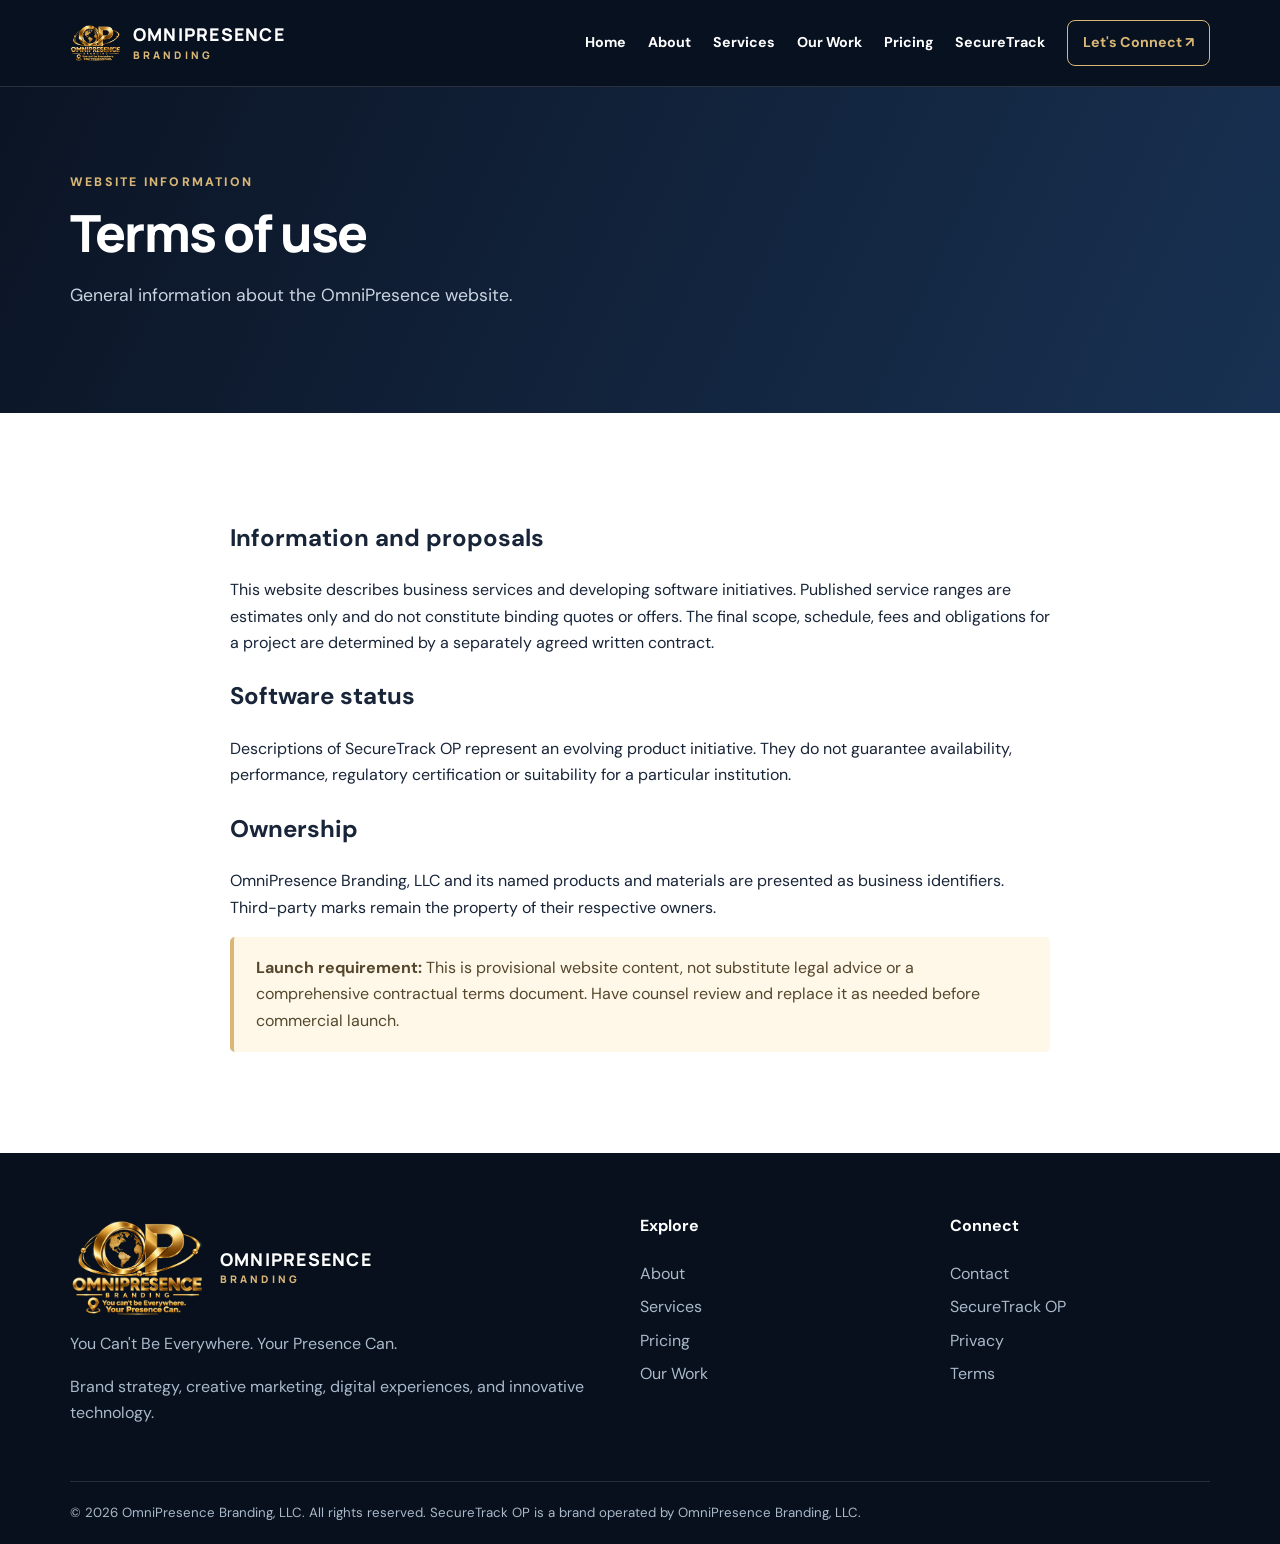
<file: terms.html>
<!doctype html><html lang="en"><head><meta charset="utf-8"><meta name="viewport" content="width=device-width,initial-scale=1"><meta name="theme-color" content="#0b1424"><meta name="description" content="General provisional terms for the OmniPresence Branding website."><title>Website Terms | OmniPresence Branding, LLC</title><link rel="icon" href="assets/omnipresence-logo-transparent.png" type="image/svg+xml"><link rel="stylesheet" href="assets/styles.css"></head><body><div data-header></div><main id="main-content"><div class="page-head"><div class="container"><div class="eyebrow">Website information</div><h1>Terms of use</h1><p>General information about the OmniPresence website.</p></div></div><section><div class="container" style="max-width:870px"><h2>Information and proposals</h2><p>This website describes business services and developing software initiatives. Published service ranges are estimates only and do not constitute binding quotes or offers. The final scope, schedule, fees and obligations for a project are determined by a separately agreed written contract.</p><h2>Software status</h2><p>Descriptions of SecureTrack OP represent an evolving product initiative. They do not guarantee availability, performance, regulatory certification or suitability for a particular institution.</p><h2>Ownership</h2><p>OmniPresence Branding, LLC and its named products and materials are presented as business identifiers. Third-party marks remain the property of their respective owners.</p><p class="notice"><strong>Launch requirement:</strong> This is provisional website content, not substitute legal advice or a comprehensive contractual terms document. Have counsel review and replace it as needed before commercial launch.</p></div></section></main><div data-footer></div><script src="assets/config.js"></script><script src="assets/app.js"></script></body></html>
</file>
<file: assets/styles.css>
@import url('https://fonts.googleapis.com/css2?family=DM+Sans:wght@400;500;600;700&family=Manrope:wght@400;500;600;700;800&display=swap');
:root{--navy:#0b1424;--navy2:#13213a;--gold:#d8b777;--ink:#182438;--muted:#60718a;--paper:#f5f7fa;--white:#fff;--line:#dce3ec;--radius:20px}*{box-sizing:border-box}html{scroll-behavior:smooth}body{margin:0;color:var(--ink);font-family:'DM Sans',system-ui,sans-serif;line-height:1.65;background:#fff}a{color:inherit;text-decoration:none}button,input,select,textarea{font:inherit}button{cursor:pointer}img{max-width:100%}.container{max-width:1190px;margin:auto;padding:0 25px}.eyebrow{text-transform:uppercase;color:#a78342;font-size:.77rem;font-weight:800;letter-spacing:.18em}.btn{display:inline-flex;align-items:center;justify-content:center;gap:10px;padding:13px 22px;border-radius:9px;font-weight:800;border:1px solid transparent;transition:.2s;line-height:1.3}.btn-gold{background:var(--gold);color:#111a29}.btn-gold:hover{background:#f0d29c;transform:translateY(-2px)}.btn-outline{border-color:#738199;color:white}.btn-outline:hover{background:#ffffff16}.btn-dark{background:var(--navy);color:white}.btn-dark:hover{background:#263b5b}.site-header{background:#081120;color:white;position:sticky;top:0;z-index:30;border-bottom:1px solid #ffffff22}.nav-bar{min-height:86px;display:flex;align-items:center;justify-content:space-between;gap:25px}.brand{display:flex;align-items:center;gap:12px}.brand-mark{width:51px;height:51px;object-fit:contain}.brand-name{font:800 1.1rem 'Manrope',sans-serif;letter-spacing:.07em;line-height:1.15}.brand-name span{display:block;color:var(--gold);letter-spacing:.3em;font-size:.65rem;padding-top:5px}.nav-links{display:flex;align-items:center;gap:22px;font-size:.89rem;font-weight:700}.nav-links a:hover,.nav-links a[aria-current=page]{color:var(--gold)}.nav-cta{padding:10px 15px;border:1px solid var(--gold);border-radius:8px;color:var(--gold)!important}.menu-toggle{display:none;background:none;color:white;border:1px solid #75839a;border-radius:8px;padding:8px 12px}.hero{background:radial-gradient(ellipse at 87% 25%,#243d60 0,transparent 46%),linear-gradient(120deg,#081120,#101e34 65%,#142a47);color:white;position:relative;overflow:hidden}.hero:after{content:'';width:490px;height:490px;position:absolute;right:-90px;top:10px;border:1px solid #d8b7772a;border-radius:50%;box-shadow:0 0 0 55px #d8b77708,0 0 0 120px #d8b77708;pointer-events:none}.hero-grid{display:grid;grid-template-columns:1.22fr .78fr;gap:42px;min-height:585px;align-items:center;padding-top:65px;padding-bottom:85px;position:relative;z-index:2}.hero h1{font:800 clamp(2.7rem,5.6vw,5rem)/1.12 'Manrope',sans-serif;letter-spacing:-.045em;margin:16px 0 22px}.hero h1 em{font-style:normal;color:var(--gold)}.hero p{color:#c5cfdd;font-size:1.13rem;max-width:610px}.buttons{display:flex;flex-wrap:wrap;gap:13px;margin-top:28px}.orbit{display:flex;align-items:center;justify-content:center;height:350px;position:relative}.orbit::before,.orbit::after{content:'';position:absolute;width:300px;height:300px;border:1px solid #c7a97066;border-radius:50%;transform:rotate(35deg) scaleY(.5)}.orbit::after{transform:rotate(-52deg) scaleY(.62);width:325px;height:325px}.orbit-core{border-radius:50%;height:235px;width:235px;display:grid;place-items:center;background:radial-gradient(circle,#263e5a,#0d1828);border:1px solid #6a7890;box-shadow:0 0 55px #b9975133}.orbit-core img {
    width: 500px;
    max-width: none;
    height: auto;
    object-fit: contain;
}.trust-strip{background:#14243b;color:#cbd5e1;border-top:1px solid #ffffff25}.trust-grid{display:flex;justify-content:space-between;align-items:center;gap:20px;padding-top:22px;padding-bottom:22px;font-size:.9rem;font-weight:700;flex-wrap:wrap}.trust-grid span{display:flex;align-items:center;gap:9px}.trust-grid b{color:var(--gold)}section{padding:85px 0}.section-head{max-width:740px;margin-bottom:35px}.section-head h2,.page-head h1{font:800 clamp(2rem,4vw,3.2rem)/1.2 'Manrope',sans-serif;letter-spacing:-.035em;margin:10px 0 12px}.section-head p{color:var(--muted);font-size:1.04rem}.light{background:var(--paper)}.cards{display:grid;grid-template-columns:repeat(4,1fr);gap:18px}.card{background:white;border:1px solid var(--line);padding:27px;border-radius:var(--radius);box-shadow:0 12px 32px #11203507}.card .symbol{font-size:1.85rem;color:#af8d54}.card h3{font:800 1.12rem 'Manrope',sans-serif;line-height:1.35;margin:20px 0 9px}.card p{color:var(--muted);font-size:.92rem}.text-link{color:#936b2d;font-weight:800}.split{display:grid;grid-template-columns:1fr 1fr;gap:65px;align-items:center}.feature-panel{background:linear-gradient(145deg,#172a45,#091524);color:white;border-radius:24px;padding:45px;min-height:370px;position:relative;overflow:hidden}.feature-panel:after{content:'◉';font-size:280px;position:absolute;right:-28px;bottom:-130px;color:#d8b77716}.feature-panel>*{position:relative;z-index:1}.feature-panel h3{font:800 2rem 'Manrope',sans-serif;margin:14px 0}.feature-panel p{color:#c1cddd}.check-list{padding:0;list-style:none}.check-list li{padding:9px 0 9px 26px;position:relative}.check-list li:before{content:'✓';position:absolute;left:0;color:#aa874e;font-weight:900}.stats{display:grid;grid-template-columns:repeat(3,1fr);gap:18px}.stat{padding:20px;border-left:3px solid var(--gold);background:#fff;border-radius:4px}.stat strong{display:block;font:800 1.3rem 'Manrope'}.stat small{color:var(--muted)}.cta{background:linear-gradient(130deg,#0b1424,#1b3453);color:white;border-radius:25px;padding:54px;display:flex;align-items:center;justify-content:space-between;gap:30px}.cta h2{font:800 2.2rem 'Manrope',sans-serif;margin:0 0 9px}.cta p{color:#d3dbe4;margin:0}.page-head{background:linear-gradient(115deg,#0b1424,#183152);color:white;padding:85px 0}.page-head p{max-width:740px;color:#cbd5e1;font-size:1.1rem}.page-head .eyebrow{color:var(--gold)}.two-col{display:grid;grid-template-columns:1fr 1fr;gap:28px}.package-grid{display:grid;grid-template-columns:repeat(3,1fr);gap:20px}.price{font:800 1.6rem 'Manrope';margin:12px 0}.muted{color:var(--muted)}.notice{border-left:4px solid var(--gold);background:#fff8e9;border-radius:5px;padding:18px 22px;color:#55472c}.tag{display:inline-block;font-size:.73rem;font-weight:800;letter-spacing:.08em;text-transform:uppercase;background:#f3ead8;color:#876329;padding:5px 10px;border-radius:20px}.field{display:flex;flex-direction:column;gap:6px}.field label{font-size:.9rem;font-weight:700}.field input,.field select,.field textarea{width:100%;border:1px solid #bdc8d5;border-radius:9px;padding:13px;background:#fff}.field textarea{min-height:135px;resize:vertical}.form-grid{display:grid;grid-template-columns:1fr 1fr;gap:16px}.form{display:grid;gap:18px}.footer{background:#07101c;color:#aab9cb;padding:60px 0 20px}.footer-grid{display:grid;grid-template-columns:2fr 1fr 1fr;gap:50px}.footer h4{color:white;margin-top:0}.footer a{display:block;margin:7px 0}.footer a:hover{color:var(--gold)}.footer .brand{color:white}.footer-bottom{border-top:1px solid #ffffff21;padding-top:20px;margin-top:38px;font-size:.83rem}.sample{border:1px dashed #adbacc;border-radius:16px;padding:28px;background:#f8fafc}.product-logo{max-width:190px;max-height:75px;object-fit:contain}.mini-note{font-size:.84rem;color:#718197}.hide{display:none!important}@media(max-width:1020px){.cards{grid-template-columns:repeat(2,1fr)}.nav-links{gap:12px;font-size:.8rem}.hero-grid{grid-template-columns:1fr .65fr}.orbit{height:270px}.orbit-core{height:175px;width:175px}.orbit-core img{width:120px}}@media(max-width:760px){.nav-bar{min-height:75px}.menu-toggle{display:block}.nav-links{display:none;position:absolute;top:74px;left:0;right:0;padding:20px 25px;background:#081120;flex-direction:column;align-items:stretch;border-bottom:1px solid #33445a}.nav-links.open{display:flex}.hero-grid,.split,.two-col,.footer-grid{grid-template-columns:1fr}.hero-grid{padding-top:52px;padding-bottom:56px;gap:8px}.orbit{height:220px}.orbit-core{height:165px;width:165px}.orbit-core img{width:120px}.orbit::before{width:240px;height:240px}.orbit::after{width:255px;height:255px}.package-grid{grid-template-columns:1fr}.cards{grid-template-columns:1fr}.stats{grid-template-columns:1fr}.cta{padding:30px;flex-direction:column;align-items:flex-start}section{padding:60px 0}.form-grid{grid-template-columns:1fr}.page-head{padding:65px 0}.brand-name{font-size:.9rem}}@media(prefers-reduced-motion:reduce){*{scroll-behavior:auto!important;transition:none!important}}

/* =========================================
   OMNIPRESENCE HOMEPAGE LOGO
   ========================================= */

/* Main logo display area */
.hero .orbit {
    width: 100%;
    height: 550px;
    display: flex;
    align-items: center;
    justify-content: center;
    position: relative;
}

/* Remove the small circular container */
.hero .orbit-core {
    width: 100%;
    height: 100%;
    max-width: none;
    border: none;
    border-radius: 0;
    background: transparent;
    box-shadow: none;
    display: flex;
    align-items: center;
    justify-content: center;
}

/* Increase actual logo size */

/* ==========================================
   OMNIPRESENCE - OUR WORK PORTFOLIO
   ========================================== */

.op-portfolio-grid {
  display: grid;
  grid-template-columns: repeat(2, minmax(0, 1fr));
  gap: 32px;
  align-items: stretch;
}

/* Card Layout */
.op-portfolio-card {
  min-width: 0;
  display: flex;
  flex-direction: column;
  align-items: flex-start;
  gap: 16px;
}

.op-portfolio-card h2 {
  margin: 12px 0 0;
}

.op-portfolio-card p {
  line-height: 1.7;
}

/* Website Marketing Image */
.op-portfolio-image {
  display: block;
  width: 100%;
  height: auto;
  aspect-ratio: 4 / 3;
  object-fit: cover;
  border-radius: 16px;
  border: 1px solid #e8e2d8;
  transition: transform 0.3s ease,
              box-shadow 0.3s ease;
}

.op-portfolio-card a:has(.op-portfolio-image) {
  display: block;
  width: 100%;
  overflow: hidden;
  border-radius: 16px;
}

.op-portfolio-card a:hover .op-portfolio-image {
  transform: scale(1.025);
  box-shadow: 0 12px 28px rgba(0,0,0,0.10);
}

/* Services Line */
.op-portfolio-services {
  font-size: 14px;
  color: #8b641e;
  font-weight: 600;
}

/* Keep project links aligned near card bottom */
.op-portfolio-card > .text-link {
  margin-top: auto;
}

/* Client gallery spans both columns */
.op-gallery-card {
  grid-column: 1 / -1;
}

/* Tablet and Mobile */
@media (max-width: 768px) {
  .op-portfolio-grid {
    grid-template-columns: 1fr;
    gap: 24px;
  }

  .op-gallery-card {
    grid-column: auto;
  }

  .op-portfolio-image {
    width: 100%;
  }
}

/* Accessibility: reduced motion */
@media (prefers-reduced-motion: reduce) {
  .op-portfolio-image {
    transition: none;
  }
}

.hero .orbit-core img {
    width: 500px;
    max-width: 100%;
    height: auto;
    max-height: 100%;
    object-fit: contain;
    position: relative;
    z-index: 2;
}

/* Keep decorative orbit rings behind logo */
.hero .orbit::before,
.hero .orbit::after {
    opacity: 0.25;
    z-index: 0;
}

/* Tablet */
@media (max-width: 1020px) {
    .hero .orbit {
        height: 400px;
    }

    .hero .orbit-core img {
        width: 360px;
    }
}

/* Mobile */
@media (max-width: 760px) {
    .hero .orbit {
        height: 330px;
    }

    .hero .orbit-core img {
        width: 300px;
    }
}

/* =========================================
   FOOTER LOGO
   ========================================= */

.footer .brand img {
    width: 135px;
    max-width: 135px;
    height: auto;
    flex-shrink: 0;
}

.footer .brand {
    display: flex;
    align-items: center;
    gap: 15px;
}
</file>
